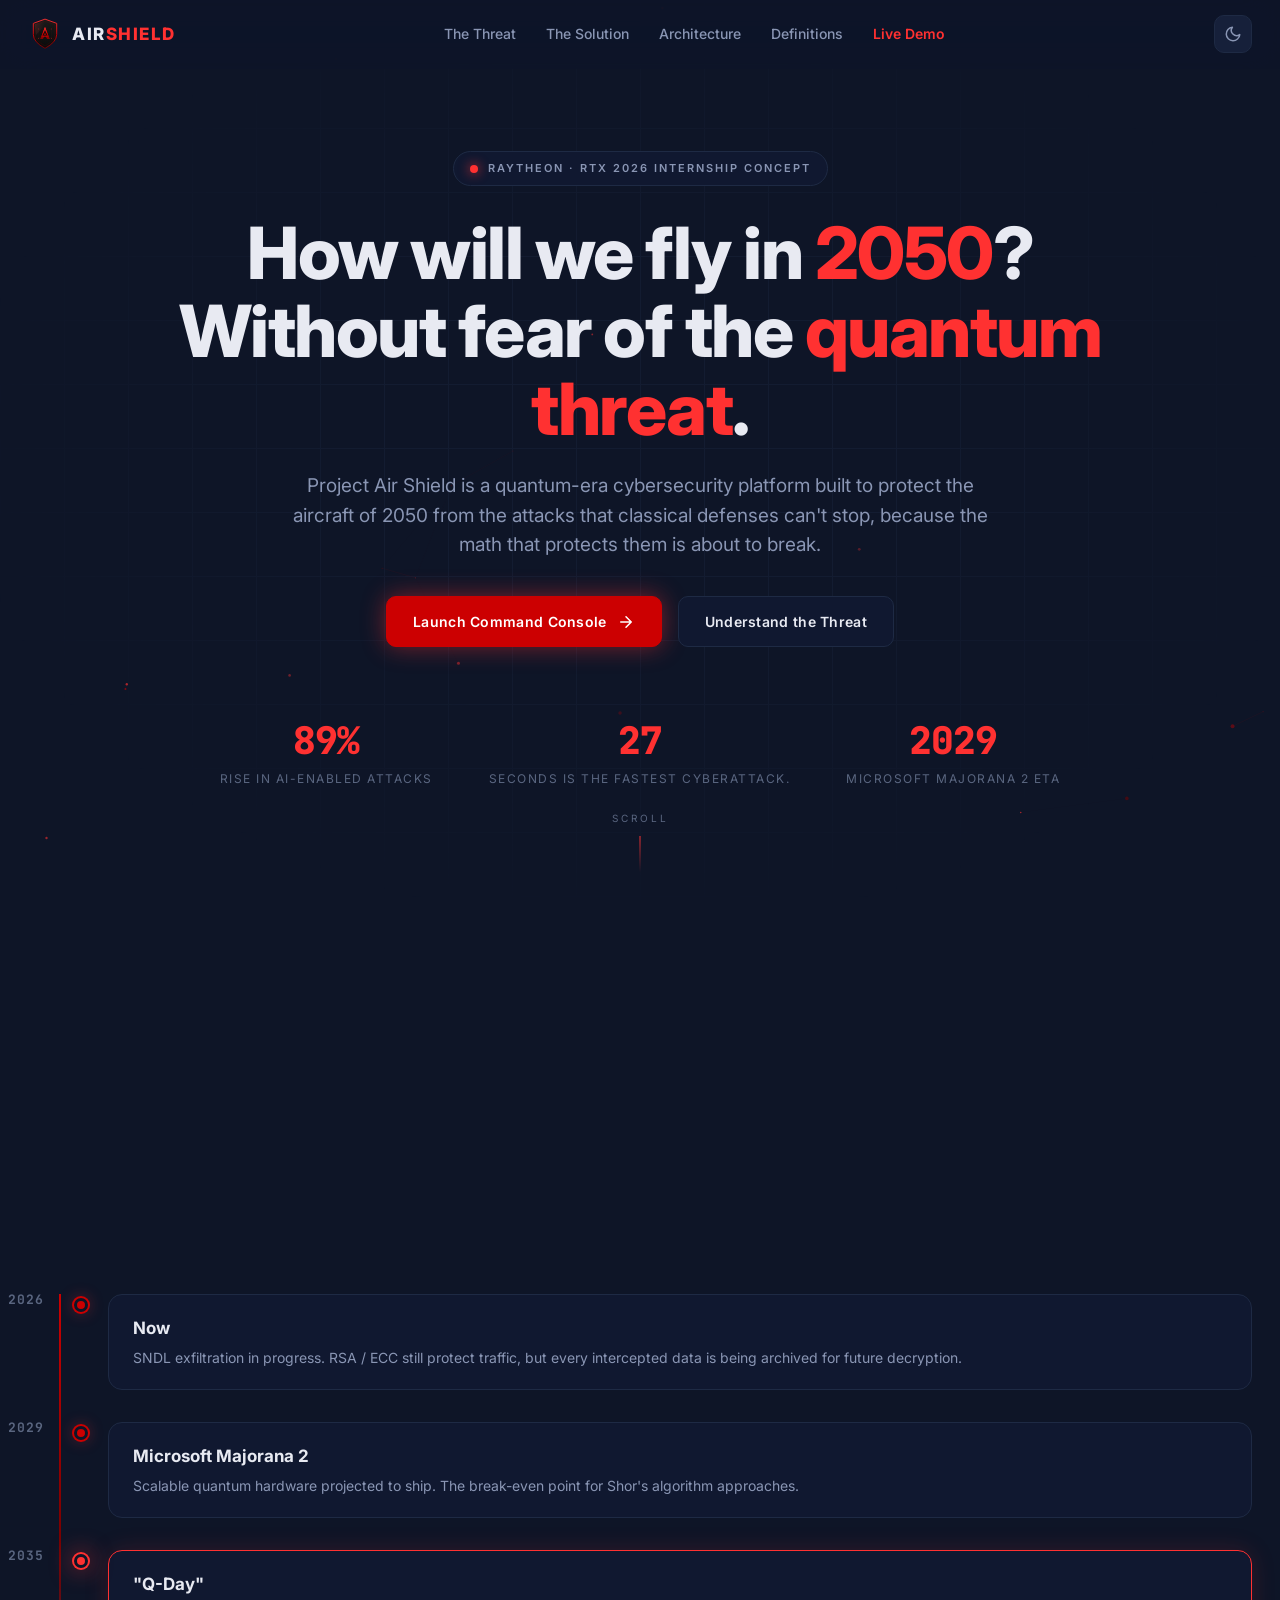
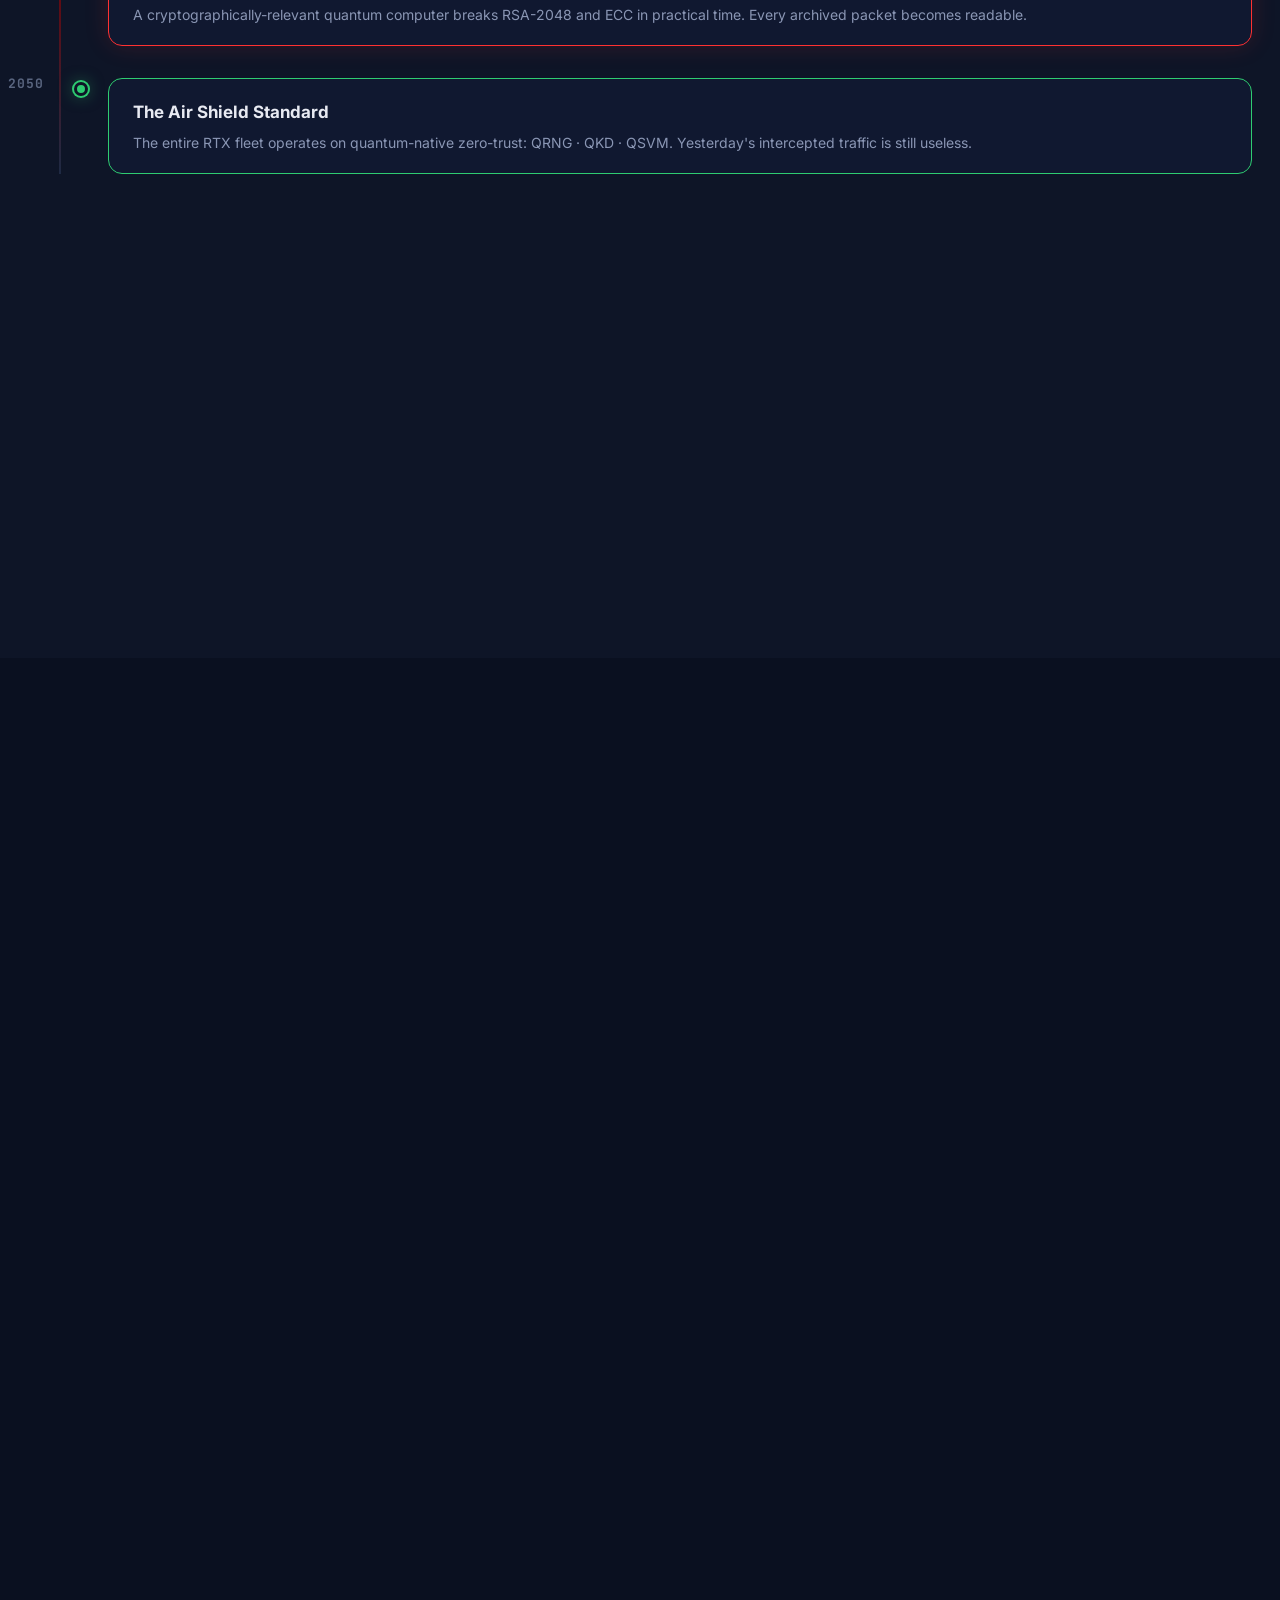
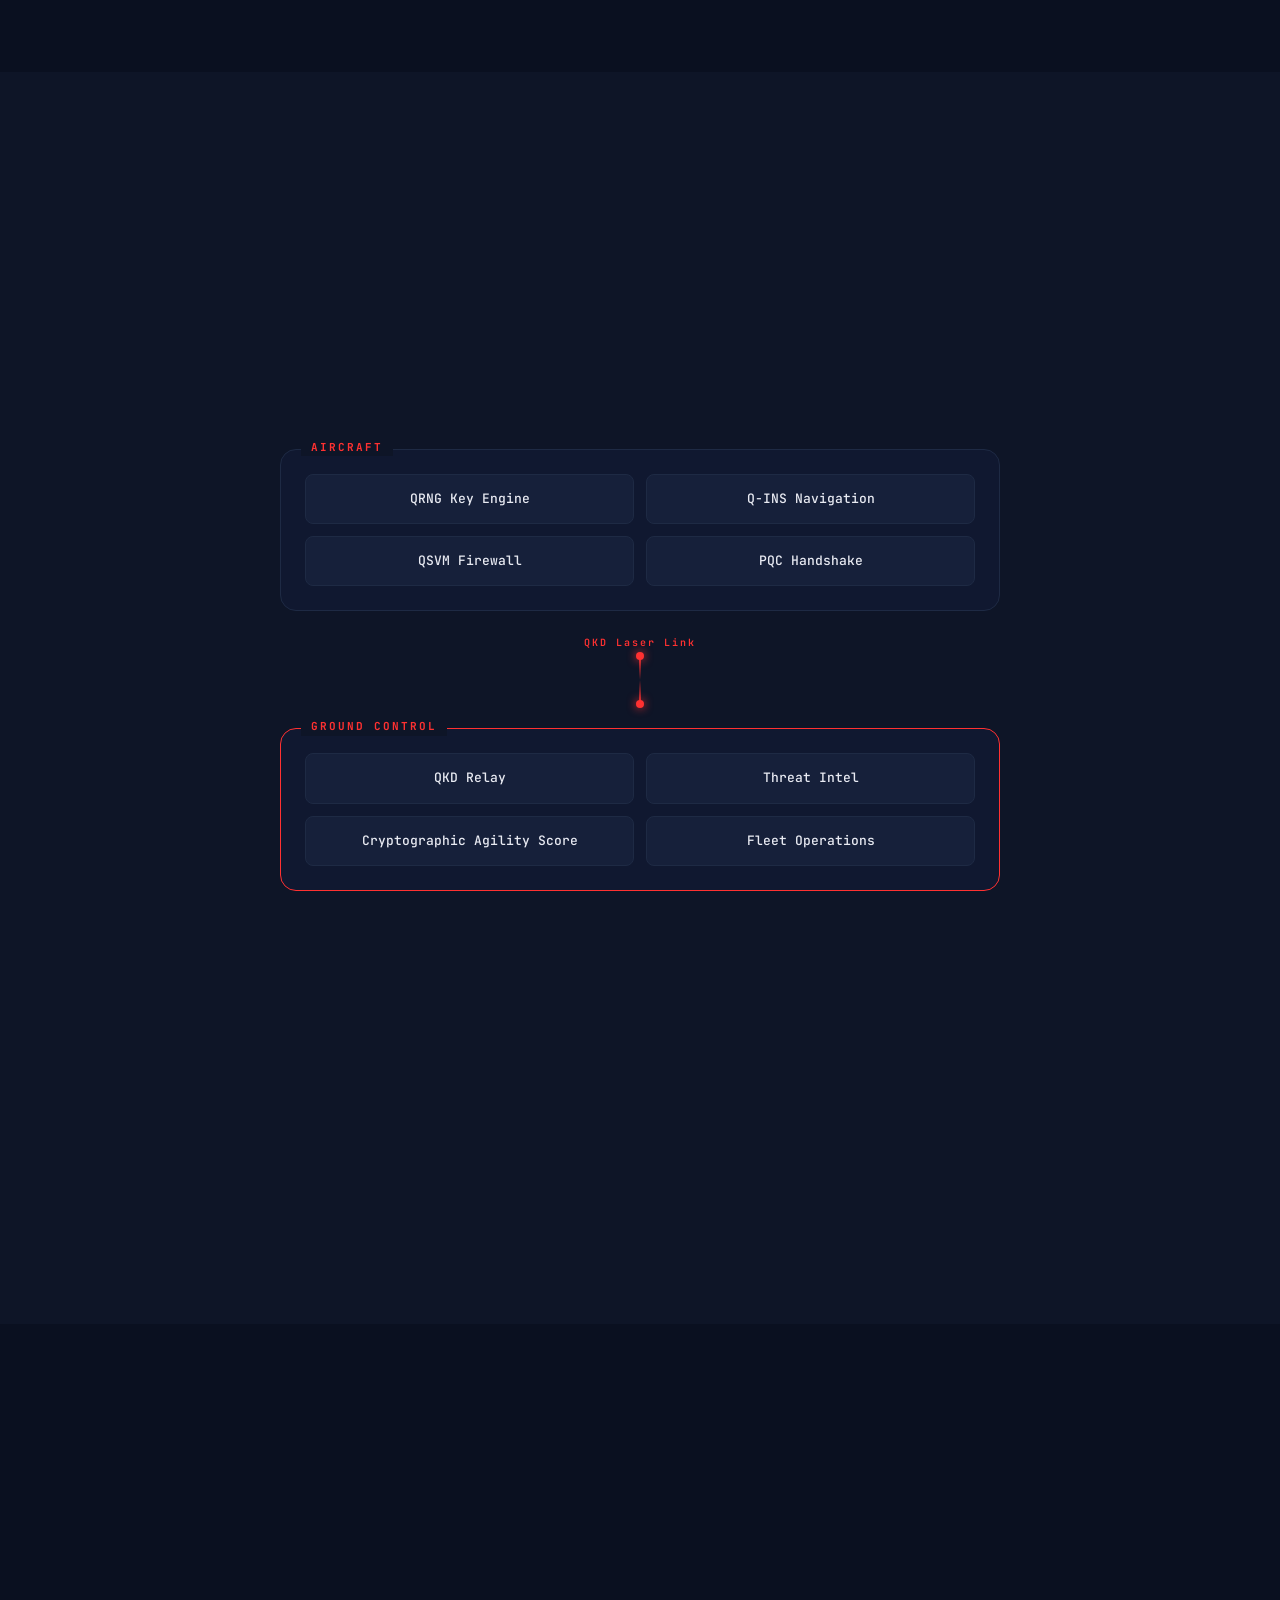
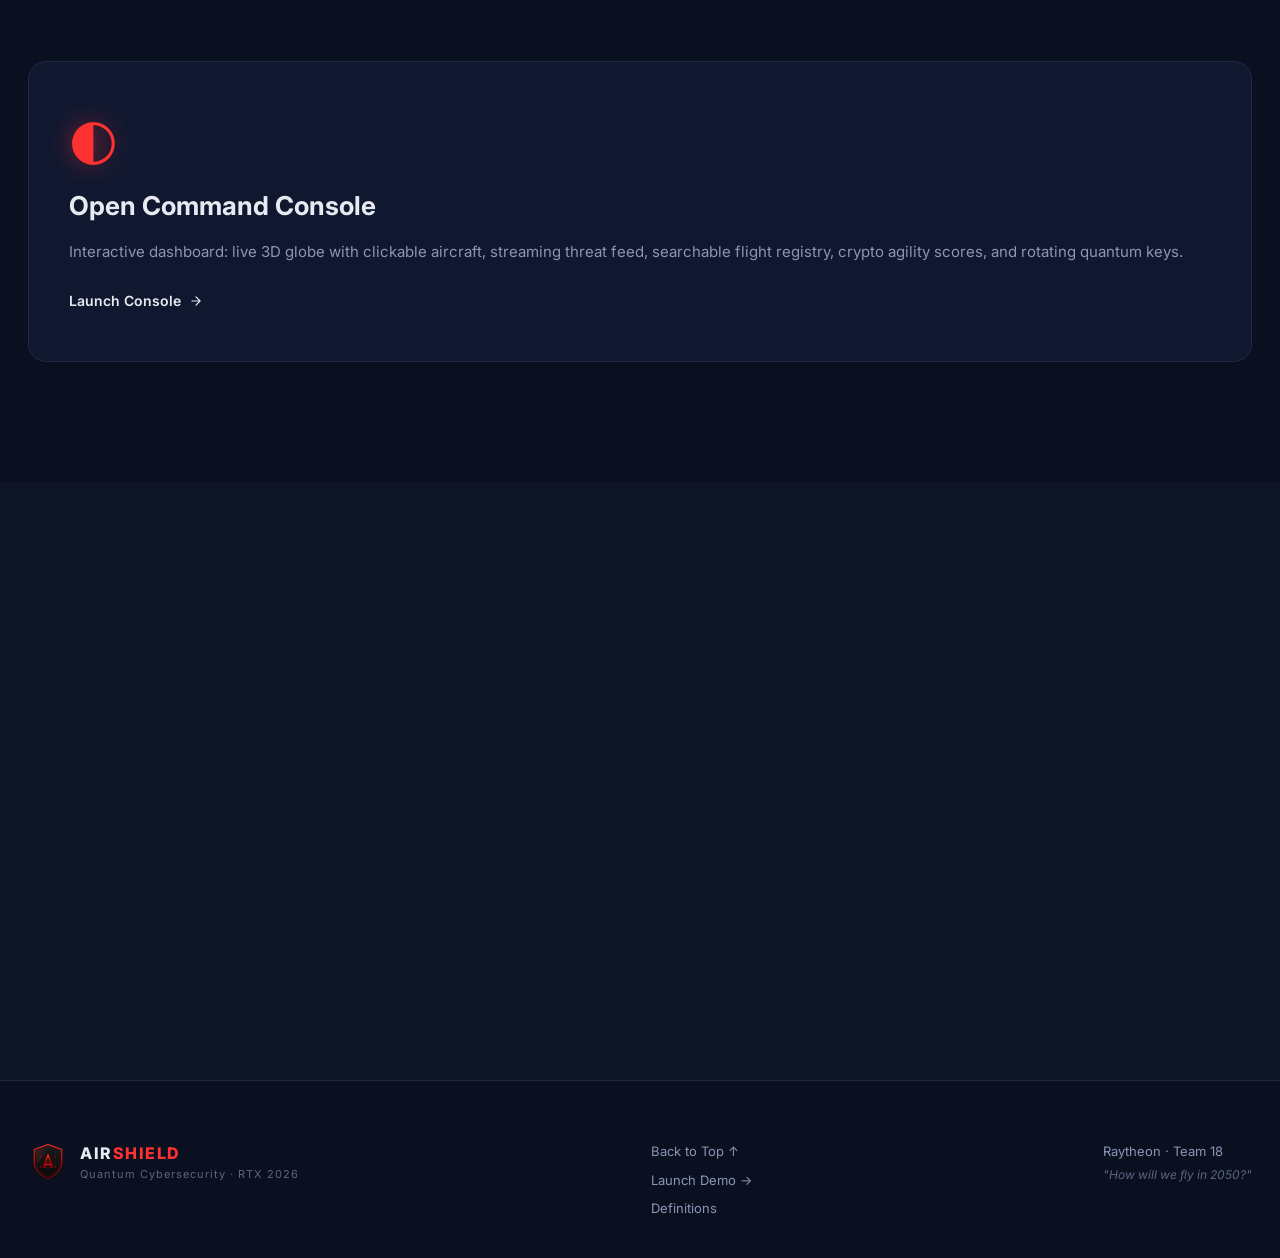
<file: index.html>
<!DOCTYPE html>
<html lang="en" data-theme="dark">
<head>
  <meta charset="UTF-8" />
  <meta name="viewport" content="width=device-width, initial-scale=1.0" />
  <title>Project: AIR SHIELD - Home</title>
  <meta name="description" content="Project Air Shield — A quantum-era cybersecurity platform built to protect the aircraft of 2050 from the attacks that classical defenses can't stop." />
  <!-- Open Graph / iMessage / Social preview -->
  <meta property="og:type" content="website" />
  <meta property="og:title" content="Project: AIR SHIELD" />
  <meta property="og:description" content="Quantum Cybersecurity for the 2050 Skies. Built by Raytheon Team 18 for RTX 2026." />
  <meta property="og:image" content="https://project-airshield.pages.dev/assets/og-image.png" />
  <meta property="og:url" content="https://project-airshield.pages.dev/" />
  <meta property="og:site_name" content="Project: AIR SHIELD" />
  <!-- Twitter Card -->
  <meta name="twitter:card" content="summary_large_image" />
  <meta name="twitter:title" content="Project: AIR SHIELD" />
  <meta name="twitter:description" content="Quantum Cybersecurity for the 2050 Skies. Built by Raytheon Team 18 for RTX 2026." />
  <meta name="twitter:image" content="https://project-airshield.pages.dev/assets/og-image.png" />
  <link rel="icon" type="image/svg+xml" href="assets/logo.svg" />
  <link rel="preconnect" href="https://fonts.googleapis.com" />
  <link rel="preconnect" href="https://fonts.gstatic.com" crossorigin />
  <link href="https://fonts.googleapis.com/css2?family=Inter:wght@300;400;500;600;700;800&family=JetBrains+Mono:wght@400;500;600&display=swap" rel="stylesheet" />
  <link rel="stylesheet" href="css/styles.css" />
</head>
<body>
  <!-- Loading screen -->
  <div class="loader" id="loader">
    <div class="loader-shards">
      <div class="shard s0"></div><div class="shard s1"></div><div class="shard s2"></div>
      <div class="shard s3"></div><div class="shard s4"></div><div class="shard s5"></div>
    </div>
    <div class="loader-text">AIR SHIELD</div>
    <div class="loader-bar"><div class="loader-bar-fill" id="loaderFill"></div></div>
  </div>



  <!-- Scroll progress bar -->
  <div class="scroll-progress" id="scrollProgress"></div>

  <!-- NAV -->
  <header class="nav" id="nav">
    <div class="nav-inner">
      <a href="#top" class="nav-brand">
        <img src="assets/logo.svg" alt="Air Shield" class="nav-logo" />
        <span class="nav-name">AIR<span class="accent">SHIELD</span></span>
      </a>
      <nav class="nav-links" id="navLinks">
        <a href="#threat">The Threat</a>
        <a href="#solution">The Solution</a>
        <a href="#architecture">Architecture</a>
        <a href="definitions.html">Definitions</a>
        <a href="console.html" class="cta-link">Live Demo</a>
      </nav>
      <div class="nav-actions">
        <button class="theme-toggle" id="themeToggle" aria-label="Toggle theme" title="Toggle light / dark">
          <svg class="icon-sun" viewBox="0 0 24 24" width="18" height="18" fill="none" stroke="currentColor" stroke-width="2" stroke-linecap="round" stroke-linejoin="round"><circle cx="12" cy="12" r="4"/><path d="M12 2v2M12 20v2M4.93 4.93l1.41 1.41M17.66 17.66l1.41 1.41M2 12h2M20 12h2M4.93 19.07l1.41-1.41M17.66 6.34l1.41-1.41"/></svg>
          <svg class="icon-moon" viewBox="0 0 24 24" width="18" height="18" fill="none" stroke="currentColor" stroke-width="2" stroke-linecap="round" stroke-linejoin="round"><path d="M21 12.79A9 9 0 1 1 11.21 3 7 7 0 0 0 21 12.79z"/></svg>
        </button>
        <button class="nav-menu" id="navMenu" aria-label="Menu">
          <span></span><span></span><span></span>
        </button>
      </div>
    </div>
  </header>

  <!-- HERO -->
  <section class="hero" id="top">
    <canvas id="heroCanvas" class="hero-canvas"></canvas>
    <div class="hero-grid"></div>
    <div class="hero-content">
      <div class="hero-badge">
        <span class="pulse-dot"></span>
        RAYTHEON · RTX 2026 INTERNSHIP CONCEPT
      </div>
      <h1 class="hero-title">
        How will we fly in <span class="accent">2050</span>?<br />
        Without fear of the <span class="accent">quantum threat</span>.
      </h1>
      <p class="hero-sub">
        Project Air Shield is a quantum-era cybersecurity platform built to protect the aircraft of 2050 from the attacks that classical defenses can't stop, because the math that protects them is about to break.
      </p>
      <div class="hero-actions">
        <a href="console.html" class="btn btn-primary">
          Launch Command Console
          <svg viewBox="0 0 24 24" width="18" height="18" fill="none" stroke="currentColor" stroke-width="2" stroke-linecap="round" stroke-linejoin="round"><path d="M5 12h14M12 5l7 7-7 7"/></svg>
        </a>
        <a href="#threat" class="btn btn-ghost">Understand the Threat</a>
      </div>
      <div class="hero-stats">
        <div class="stat"><div class="stat-num"><span data-count="89">0</span>%</div><div class="stat-label">rise in AI-enabled attacks</div></div>
        <div class="stat"><div class="stat-num" data-count="27">0</div><div class="stat-label">seconds is the fastest Cyberattack.</div></div>
        <div class="stat"><div class="stat-num" data-count="2029">0</div><div class="stat-label">Microsoft Majorana 2 ETA</div></div>
      </div>
    </div>
    <div class="hero-scroll">
      <span>SCROLL</span>
      <div class="scroll-line"></div>
    </div>
  </section>

  <!-- THREAT -->
  <section class="section" id="threat">
    <div class="section-head" data-reveal>
      <div class="section-tag">01 · THE PROBLEM</div>
      <h2>Your encrypted data is <span class="accent">already stolen</span>.</h2>
      <p class="section-lead">
        Right now, Cybercriminals are harvesting data to decrypt in the future when quantum computing technology advances.
      </p>
    </div>
    <div class="timeline">
      <div class="timeline-line"></div>
      <div class="timeline-node">
        <div class="node-year">2026</div>
        <div class="node-dot"></div>
        <div class="node-card"><h4>Now</h4><p>SNDL exfiltration in progress. RSA / ECC still protect traffic, but every intercepted data is being archived for future decryption.</p></div>
      </div>
      <div class="timeline-node">
        <div class="node-year">2029</div>
        <div class="node-dot"></div>
        <div class="node-card"><h4>Microsoft Majorana 2</h4><p>Scalable quantum hardware projected to ship. The break-even point for Shor's algorithm approaches.</p></div>
      </div>
      <div class="timeline-node">
        <div class="node-year">2035</div>
        <div class="node-dot danger"></div>
        <div class="node-card danger"><h4>"Q-Day"</h4><p>A cryptographically-relevant quantum computer breaks RSA-2048 and ECC in practical time. Every archived packet becomes readable.</p></div>
      </div>
      <div class="timeline-node">
        <div class="node-year">2050</div>
        <div class="node-dot shield"></div>
        <div class="node-card shield"><h4>The Air Shield Standard</h4><p>The entire RTX fleet operates on quantum-native zero-trust: QRNG · QKD · QSVM. Yesterday's intercepted traffic is still useless.</p></div>
      </div>
    </div>
    <div class="threat-grid" data-reveal-stagger>
      <div class="threat-card"><div class="threat-icon">⚠</div><h3>Shor's Algorithm</h3><p>Breaks RSA and ECC (the public-key math that protects every modern handshake) once a large enough quantum machine exists.</p></div>
      <div class="threat-card"><div class="threat-icon">↓</div><h3>Grover's Algorithm</h3><p>Weakens symmetric encryption. AES-256 effectively becomes AES-128. Still hard, but no longer "mathematically impossible."</p></div>
      <div class="threat-card"><div class="threat-icon">⌛</div><h3>Harvest Now, Decrypt Later</h3><p>Cybercriminals store encrypted traffic today to decrypt retroactively.</p></div>
      <div class="threat-card"><div class="threat-icon">⚡</div><h3>AI-Accelerated Threats</h3><p>There is a 89% rise in AI-enabled attacks. A record breaking cyberattack happening in just 27 seconds. Quantum GANs will mutate malware faster than classical IDS can signature it.</p></div>
    </div>
  </section>

  <!-- SOLUTION -->
  <section class="section alt" id="solution">
    <div class="section-head" data-reveal>
      <div class="section-tag">02 · THE ANSWER</div>
      <h2>Fight a <span class="accent">quantum threat</span> with a <span class="accent">quantum defense</span>.</h2>
      <p class="section-lead">
        Air Shield is a three-layer Quantum Zero-Trust architecture purpose-built for the aircraft of 2050. Each layer addresses a specific failure mode of classical cybersecurity and together they form a physically unbreakable barrier between a cybercriminal and your flight systems.
      </p>
    </div>
    <div class="layer-stack" data-reveal-stagger>
      <div class="layer">
        <div class="layer-num">L1</div>
        <div class="layer-body">
          <h3>Generation — QRNG</h3>
          <p>Quantum Random Number Generators (QRNG) harvest true, physically-unpredictable randomness from vacuum fluctuations. Even an adversary with infinite computing power cannot reverse-engineer a quantum-generated key because there is no underlying pattern to reverse.</p>
        </div>
      </div>
      <div class="layer">
        <div class="layer-num">L2</div>
        <div class="layer-body">
          <h3>Transport — QKD + PQC</h3>
          <p>Quantum Key Distribution (QKD) delivers keys encoded on single photons across fiber or satellite links. Any interception physically collapses the photon state, destroying the key before any data is sent. PQC (ML-KEM, ML-DSA) authenticates device identities on the classical side.</p>
        </div>
      </div>
      <div class="layer">
        <div class="layer-num">L3</div>
        <div class="layer-body">
          <h3>Defense — QSVM / QML</h3>
          <p>Quantum Support Vector Machines analyze high-dimensional network traffic in real-time, isolating zero-day malware and mutated QGAN attacks long before a classical IDS could flag the anomaly. The only thing that catches a quantum AI is a quantum AI.</p>
        </div>
      </div>
    </div>
  </section>

  <!-- ARCHITECTURE -->
  <section class="section" id="architecture">
    <div class="section-head" data-reveal>
      <div class="section-tag">03 · ARCHITECTURE</div>
      <h2>Inside <span class="accent">Air Shield</span></h2>
      <p class="section-lead">A retrofit-ready module that brings legacy avionics up to a quantum-native security posture without replacing the aircraft.</p>
    </div>
    <div class="arch-diagram">
      <div class="arch-plane">
        <div class="arch-label">AIRCRAFT</div>
        <div class="arch-modules">
          <div class="module">QRNG Key Engine</div>
          <div class="module">Q-INS Navigation</div>
          <div class="module">QSVM Firewall</div>
          <div class="module">PQC Handshake</div>
        </div>
      </div>
      <div class="arch-link">
        <div class="arch-link-label">QKD Laser Link</div>
        <div class="arch-link-line"></div>
      </div>
      <div class="arch-plane ground">
        <div class="arch-label">GROUND CONTROL</div>
        <div class="arch-modules">
          <div class="module">QKD Relay</div>
          <div class="module">Threat Intel</div>
          <div class="module">Cryptographic Agility Score</div>
          <div class="module">Fleet Operations</div>
        </div>
      </div>
    </div>
    <div class="arch-features" data-reveal-stagger>
      <div class="feat"><h4>Cold-Atom Navigation</h4><p>Quantum inertial sensors measure acceleration with atomic precision. Aircraft navigate globally for months without GPS, neutralizing spoofing and jamming forever.</p></div>
      <div class="feat"><h4>Tamper-Evident Flight Log</h4><p>Every flight data record is committed via QKD to ground as it happens. Any post-hoc tampering with the black box physically breaks the quantum hash</p></div>
      <div class="feat"><h4>Cryptographic Agility Score</h4><p>A live 0–100 metric showing how quantum-ready each aircraft's crypto stack is. Executives get a single number to track fleet readiness across the entire RTX portfolio.</p></div>
      <div class="feat"><h4>Retrofit, Don't Replace</h4><p>Air Shield drops in as a module. Thousands of fielded aircraft upgrade to PQC + QKD without scrapping their existing avionics suite. That's a product RTX can actually sell.</p></div>
    </div>
  </section>

  <!-- DEMO CTA -->
  <section class="section alt" id="dashboard">
    <div class="section-head" data-reveal>
      <div class="section-tag">04 · LIVE DEMO</div>
      <h2>Air Shield <span class="accent">Command Console</span></h2>
      <p class="section-lead">
        A live, interactive simulation of the Air Shield operator interface, the same view a ground controller or SOC analyst would monitor in 2050.
      </p>
    </div>
    <div class="demo-cta">
      <a href="console.html" class="demo-card">
        <div class="demo-card-glow"></div>
        <div class="demo-card-content">
          <div class="demo-icon">◐</div>
          <h3>Open Command Console</h3>
          <p>Interactive dashboard: live 3D globe with clickable aircraft, streaming threat feed, searchable flight registry, crypto agility scores, and rotating quantum keys.</p>
          <span class="demo-link">Launch Console
            <svg viewBox="0 0 24 24" width="14" height="14" fill="none" stroke="currentColor" stroke-width="2" stroke-linecap="round" stroke-linejoin="round"><path d="M5 12h14M12 5l7 7-7 7"/></svg>
          </span>
        </div>
      </a>
    </div>
  </section>

  <!-- ROADMAP -->
  <section class="section" id="roadmap">
    <div class="section-head" data-reveal>
      <div class="section-tag">05 · ROADMAP</div>
      <h2>From <span class="accent">2026</span> to <span class="accent">2050</span></h2>
    </div>
    <div class="roadmap" data-reveal-stagger>
      <div class="road-item"><div class="road-year">2026</div><h4>Concept &amp; Prototype</h4><p>PQC migration inventory. ML-KEM / ML-DSA pilots. SNDL advisory published. Air Shield architecture drafted.</p></div>
      <div class="road-item"><div class="road-year">2029</div><h4>Hardware Anchor</h4><p>Microsoft Majorana 2 ships. First QKD satellite-to-aircraft links. Air Shield retrofit module fielded on RTX platforms.</p></div>
      <div class="road-item"><div class="road-year">2035</div><h4>Q-Day Preparedness</h4><p>Fleet-wide PQC migration complete. QSVM firewalls standard. Cold-atom nav deployed on all new airframes.</p></div>
      <div class="road-item"><div class="road-year">2050</div><h4>Quantum-Native Skies</h4><p>Air Shield is the default. Tamper-evident logs, quantum navigation, QSVM defense, the new standard for flight security.</p></div>
    </div>
  </section>

  <!-- FOOTER -->
  <footer class="footer">
    <div class="footer-inner">
      <div class="footer-brand">
        <img src="assets/logo.svg" alt="" class="footer-logo" />
        <div>
          <div class="footer-name">AIR<span class="accent">SHIELD</span></div>
          <div class="footer-tag">Quantum Cybersecurity · RTX 2026</div>
        </div>
      </div>
      <div class="footer-nav">
        <a href="#top">Back to Top ↑</a>
        <a href="console.html">Launch Demo →</a>
        <a href="definitions.html">Definitions</a>
      </div>
      <div class="footer-meta">
        <div>Raytheon · Team 18</div>
        <div>"How will we fly in 2050?"</div>
      </div>
    </div>
  </footer>

  <script src="js/app.js"></script>
  <script>
    // Right-click context menu for technical terms → definitions page
    const TECH_TERMS = [
      'SNDL', 'Store Now Decrypt Later', 'Harvest Now Decrypt Later', 'HNDL',
      "Shor's Algorithm", "Shor's", 'Grover\'s Algorithm', 'Grover\'s',
      'Q-Day', 'QRNG', 'Quantum Random Number Generator',
      'QKD', 'Quantum Key Distribution', 'No-Cloning Theorem',
      'QSVM', 'Quantum Support Vector Machine', 'QGAN', 'Quantum Generative Adversarial Network',
      'PQC', 'Post-Quantum Cryptography', 'ML-KEM', 'ML-DSA',
      'FIPS 203', 'FIPS 204', 'RSA', 'ECC', 'AES', 'TLS',
      'Crypto Agility', 'GPS Spoofing', 'Q-INS', 'Zero Trust',
      'CyberDAMS', 'CRQC', 'Quantum Supremacy',
      'Tamper-Evident Log', 'cryptographically relevant',
    ];

    // Build a context menu
    let contextMenu = null;
    function createContextMenu(x, y, term) {
      if (contextMenu) contextMenu.remove();
      contextMenu = document.createElement('div');
      contextMenu.style.cssText = `position:fixed;top:${y}px;left:${x}px;background:var(--panel);border:1px solid var(--accent);border-radius:8px;padding:8px 0;z-index:9999;box-shadow:0 8px 24px rgba(0,0,0,0.5);min-width:180px;`;
      const item = document.createElement('a');
      item.href = 'definitions.html#' + encodeURIComponent(term);
      item.style.cssText = 'display:flex;align-items:center;gap:8px;padding:8px 16px;color:var(--text);font-size:13px;text-decoration:none;cursor:pointer;';
      item.innerHTML = `<svg viewBox="0 0 24 24" width="14" height="14" fill="none" stroke="currentColor" stroke-width="2"><path d="M4 19.5A2.5 2.5 0 0 1 6.5 17H20"/><path d="M6.5 2H20v20H6.5A2.5 2.5 0 0 1 4 19.5v-15A2.5 2.5 0 0 1 6.5 2z"/></svg> Define: <strong style="color:var(--accent)">${term}</strong>`;
      item.addEventListener('mouseenter', () => item.style.background = 'var(--accent-soft)');
      item.addEventListener('mouseleave', () => item.style.background = '');
      contextMenu.appendChild(item);
      document.body.appendChild(contextMenu);
      // Close on click elsewhere
      setTimeout(() => {
        document.addEventListener('click', function close(e) {
          if (contextMenu && !contextMenu.contains(e.target)) {
            contextMenu.remove();
            contextMenu = null;
          }
          document.removeEventListener('click', close);
        });
      }, 10);
    }

    document.addEventListener('contextmenu', (e) => {
      const selection = window.getSelection().toString().trim();
      if (!selection) return;
      // Check if selected text matches a known term
      const matched = TECH_TERMS.find(t => selection.toLowerCase().includes(t.toLowerCase()) || t.toLowerCase().includes(selection.toLowerCase()));
      if (matched) {
        e.preventDefault();
        createContextMenu(e.clientX, e.clientY, matched);
      }
    });
  </script>
</body>
</html>
</file>
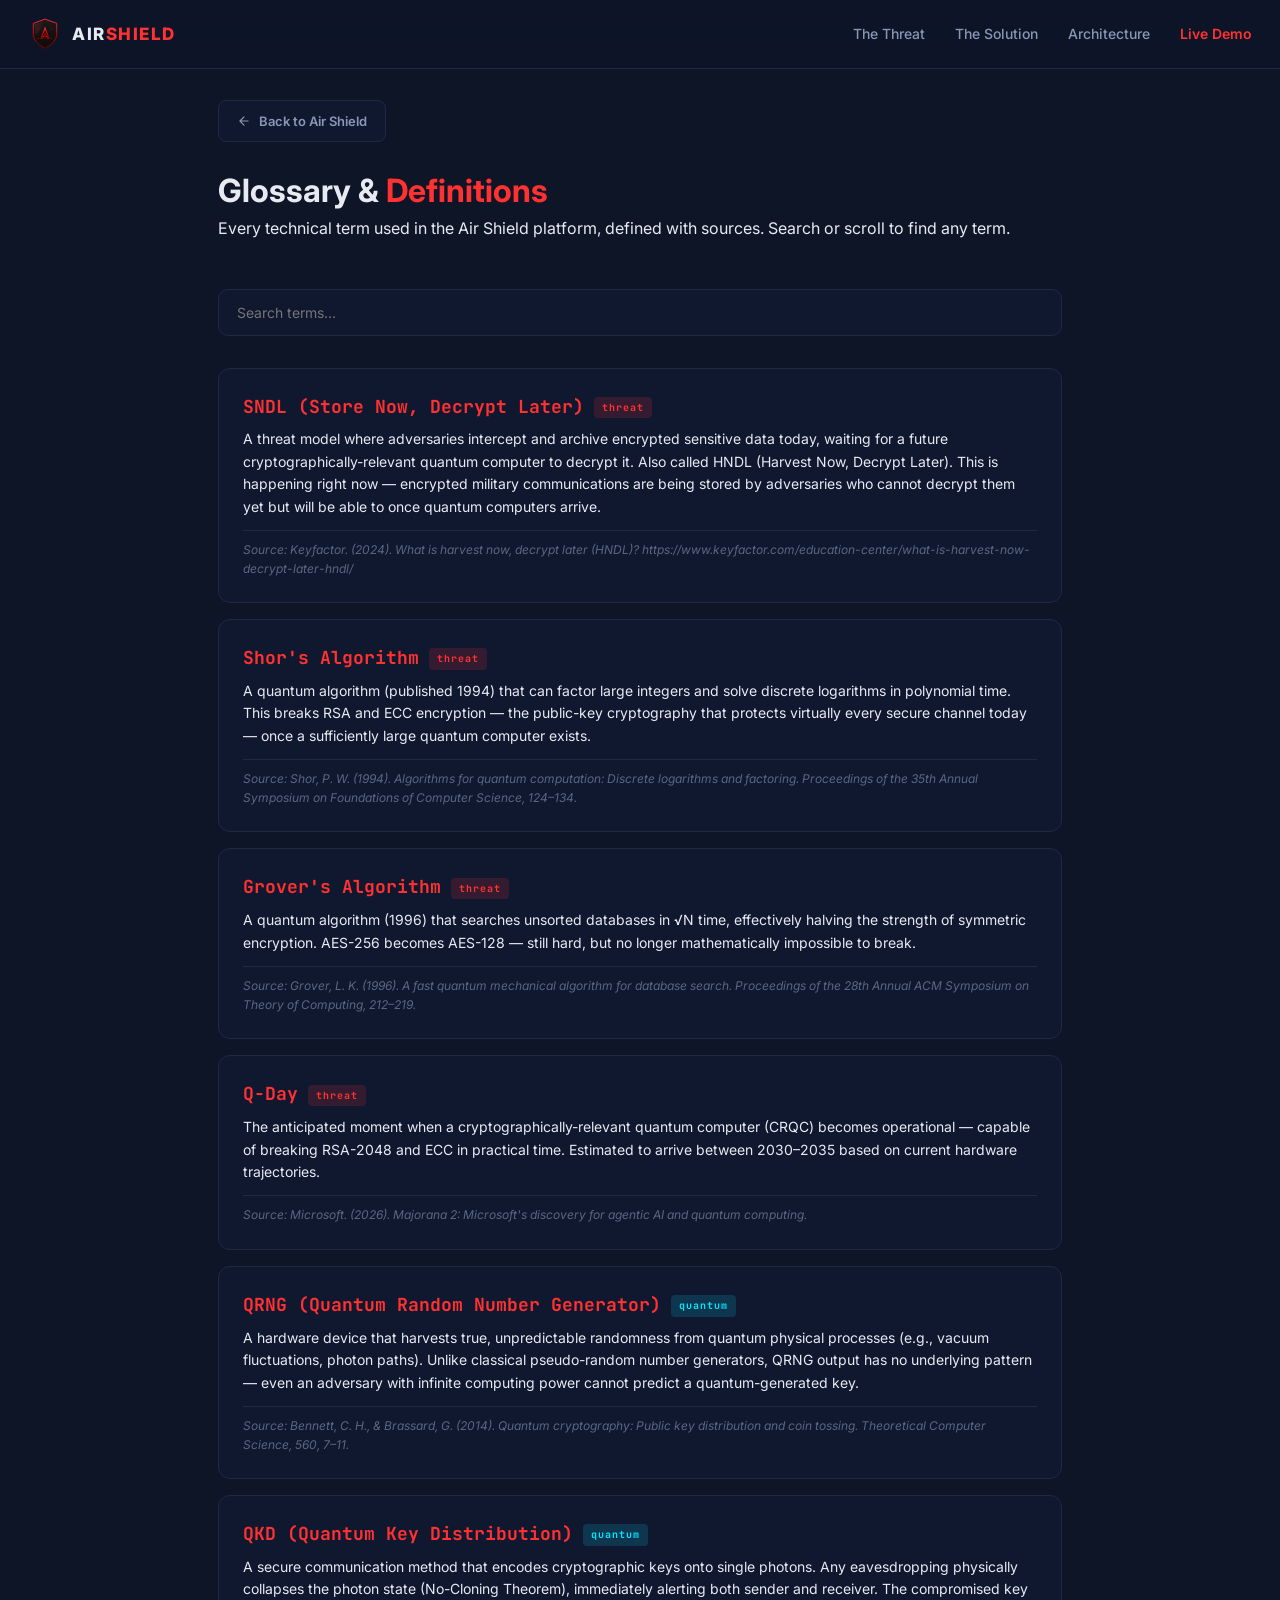
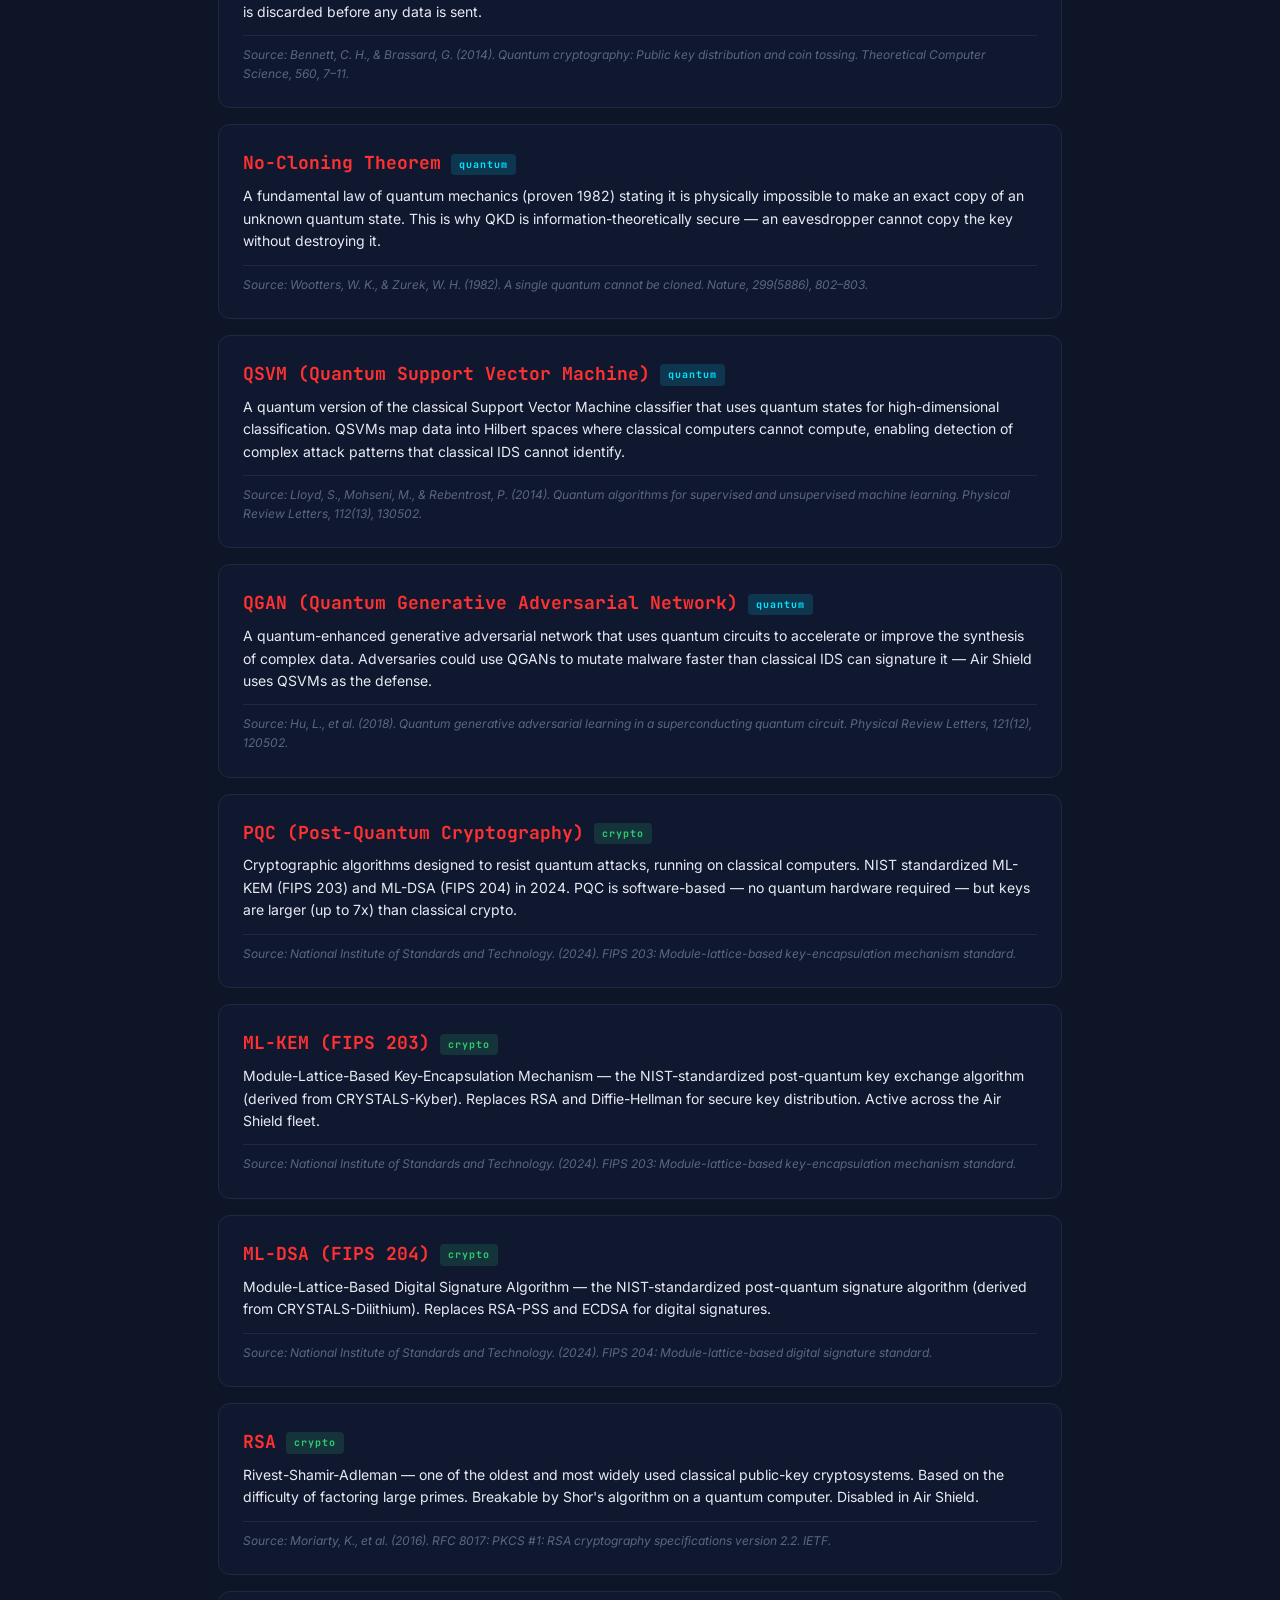
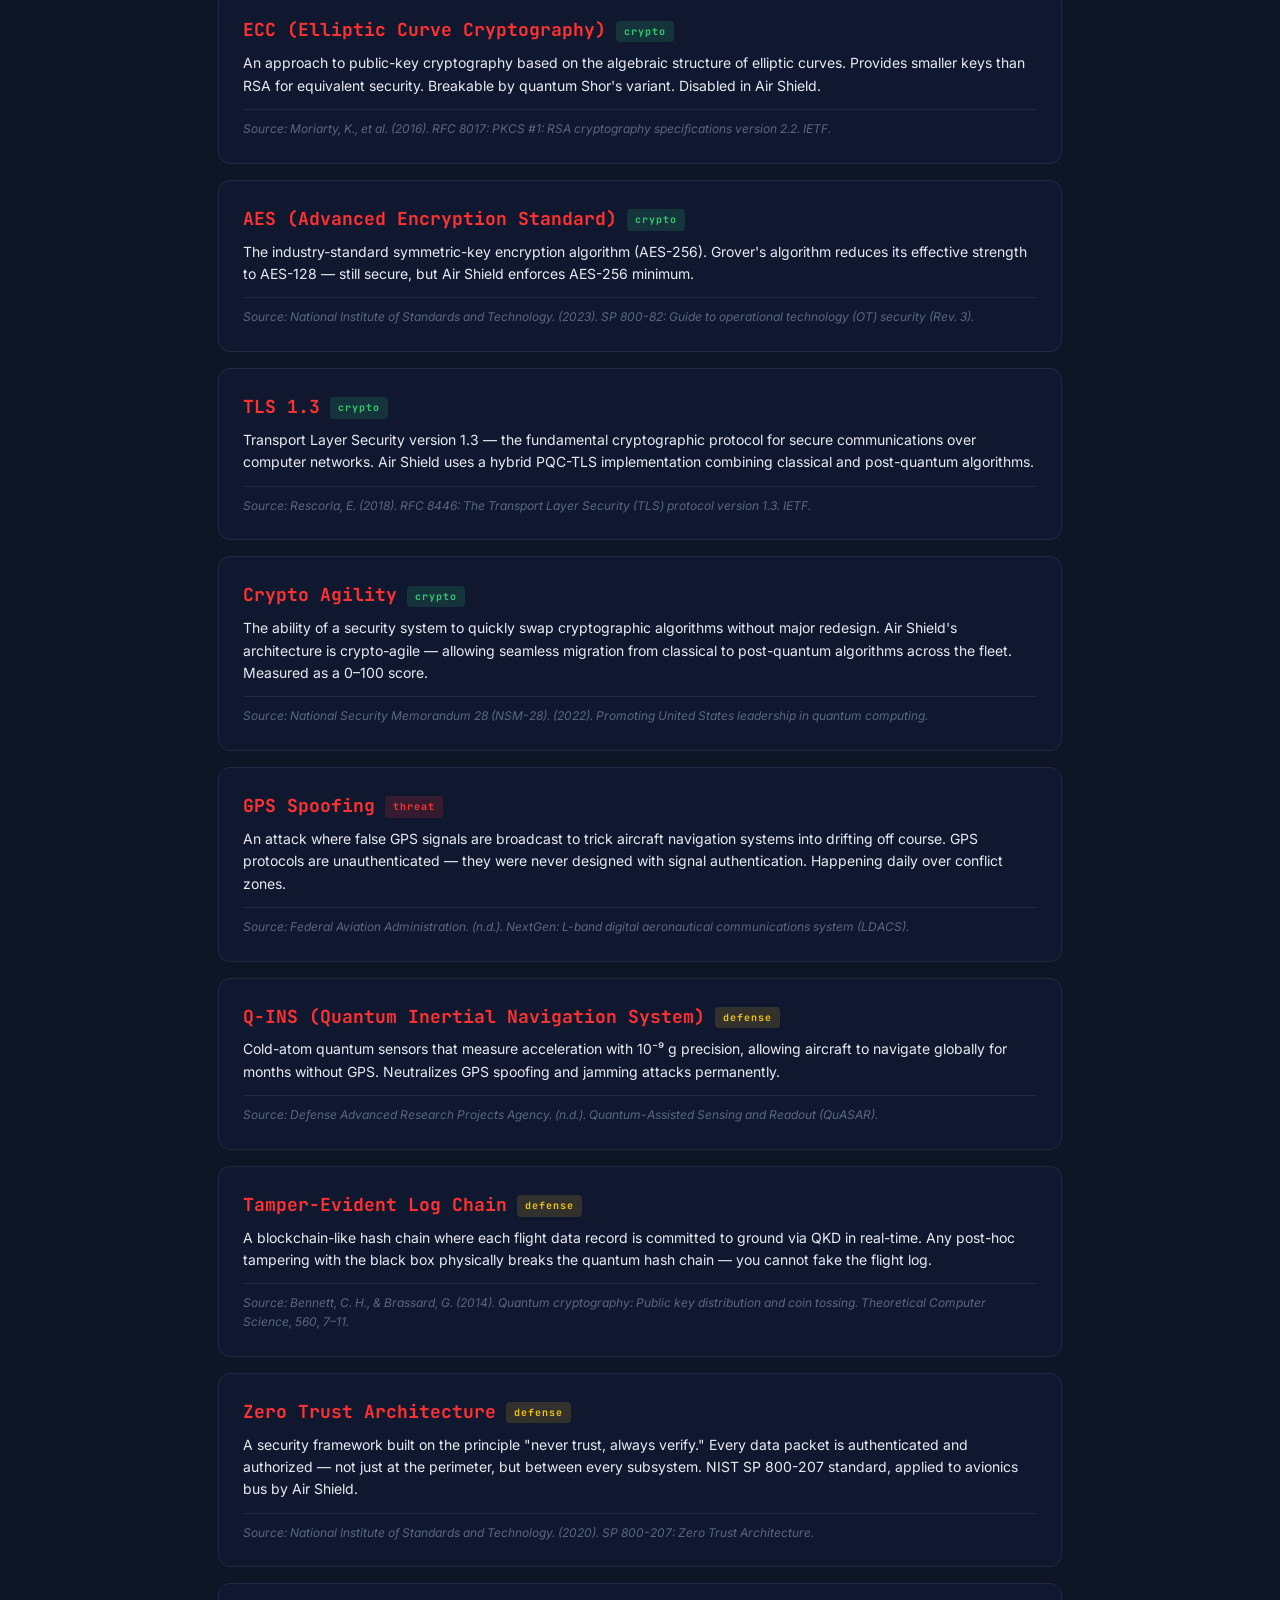
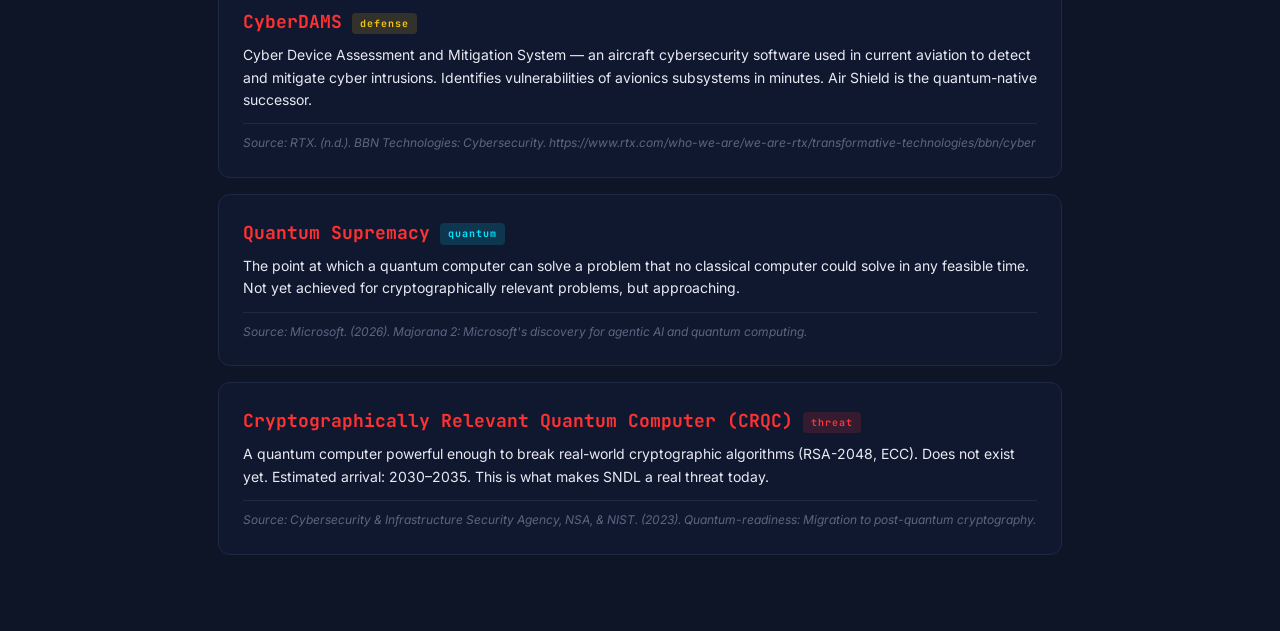
<file: definitions.html>
<!DOCTYPE html>
<html lang="en" data-theme="dark">
<head>
  <meta charset="UTF-8" />
  <meta name="viewport" content="width=device-width, initial-scale=1.0" />
  <title>Project: AIR SHIELD - Definitions</title>
  <meta property="og:type" content="website" />
  <meta property="og:title" content="Project: AIR SHIELD - Definitions" />
  <meta property="og:description" content="Glossary of quantum cybersecurity terms used in Air Shield, with APA-cited sources." />
  <meta property="og:image" content="https://project-airshield.pages.dev/assets/og-image.png" />
  <meta property="og:url" content="https://project-airshield.pages.dev/definitions.html" />
  <meta property="og:site_name" content="Project: AIR SHIELD" />
  <link rel="icon" type="image/svg+xml" href="assets/logo.svg" />
  <link rel="preconnect" href="https://fonts.googleapis.com" />
  <link href="https://fonts.googleapis.com/css2?family=Inter:wght@300;400;500;600;700;800&family=JetBrains+Mono:wght@400;500;600&display=swap" rel="stylesheet" />
  <link rel="stylesheet" href="css/styles.css" />
  <style>
    body { overflow-y: auto; }
    body:not(.console-body) { cursor: none; }
    body:not(.console-body) * { cursor: none !important; }
    .defs-page { max-width: 900px; margin: 0 auto; padding: 100px 28px 60px; animation: pageFadeIn 0.6s ease; }
    @keyframes pageFadeIn { from { opacity: 0; transform: translateY(20px); } to { opacity: 1; transform: translateY(0); } }
    .defs-head { margin-bottom: 48px; animation: defsFadeUp 0.6s 0.1s ease backwards; }
    @keyframes defsFadeUp { from { opacity: 0; transform: translateY(20px); } to { opacity: 1; transform: translateY(0); } }
    .defs-search { margin-bottom: 32px; animation: defsFadeUp 0.6s 0.2s ease backwards; }
    .def-item { background: var(--panel); border: 1px solid var(--border); border-radius: 12px; padding: 24px; margin-bottom: 16px; transition: all 0.2s; animation: defItemAppear 0.5s ease backwards; }
    @keyframes defItemAppear { from { opacity: 0; transform: translateY(15px); } to { opacity: 1; transform: translateY(0); } }
    .defs-search { margin-bottom: 32px; }
    .defs-search input { width: 100%; padding: 14px 18px; background: var(--panel); border: 1px solid var(--border); border-radius: 10px; color: var(--text); font-size: 14px; font-family: 'Inter', sans-serif; }
    .defs-search input:focus { outline: none; border-color: var(--accent); }
    .def-item { background: var(--panel); border: 1px solid var(--border); border-radius: 12px; padding: 24px; margin-bottom: 16px; transition: all 0.2s; }
    .def-item:hover { border-color: var(--accent); }
    .def-term { font-size: 18px; font-weight: 700; color: var(--accent); margin-bottom: 8px; font-family: 'JetBrains Mono', monospace; }
    .def-def { font-size: 14px; color: var(--text); line-height: 1.6; margin-bottom: 12px; }
    .def-source { font-size: 12px; color: var(--text-faint); font-style: italic; padding-top: 10px; border-top: 1px solid var(--border); }
    .def-cat { display: inline-block; font-size: 10px; letter-spacing: 1px; padding: 3px 8px; border-radius: 4px; margin-left: 10px; font-family: 'JetBrains Mono', monospace; vertical-align: middle; }
    .def-cat.threat { background: rgba(255,49,49,0.15); color: var(--red-bright); }
    .def-cat.quantum { background: rgba(0,229,255,0.15); color: #00E5FF; }
    .def-cat.crypto { background: rgba(46,204,113,0.15); color: var(--ok); }
    .def-cat.defense { background: rgba(241,196,15,0.15); color: var(--warn); }
    .back-link { display: inline-flex; align-items: center; gap: 8px; padding: 10px 18px; background: var(--panel); border: 1px solid var(--border); border-radius: 8px; color: var(--text-dim); font-size: 13px; font-weight: 600; margin-bottom: 24px; transition: all 0.2s; text-decoration: none; }
    .back-link:hover { color: var(--accent); border-color: var(--accent); }
    .defs-empty { text-align: center; color: var(--text-faint); padding: 40px; }
  </style>
</head>
<body>

  <header class="nav">
    <div class="nav-inner">
      <a href="index.html" class="nav-brand">
        <img src="assets/logo.svg" alt="Air Shield" class="nav-logo" />
        <span class="nav-name">AIR<span class="accent">SHIELD</span></span>
      </a>
      <nav class="nav-links">
        <a href="index.html#threat">The Threat</a>
        <a href="index.html#solution">The Solution</a>
        <a href="index.html#architecture">Architecture</a>
        <a href="console.html" class="cta-link">Live Demo</a>
      </nav>
    </div>
  </header>

  <div class="defs-page">
    <a href="index.html" class="back-link">
      <svg viewBox="0 0 24 24" width="14" height="14" fill="none" stroke="currentColor" stroke-width="2" stroke-linecap="round" stroke-linejoin="round"><path d="M19 12H5M12 19l-7-7 7-7"/></svg>
      Back to Air Shield
    </a>
    <div class="defs-head">
      <h1>Glossary & <span class="accent">Definitions</span></h1>
      <p>Every technical term used in the Air Shield platform, defined with sources. Search or scroll to find any term.</p>
    </div>
    <div class="defs-search">
      <input type="text" id="defsSearch" placeholder="Search terms…" />
    </div>
    <div id="defsList"></div>
  </div>

  <script>
    const DEFINITIONS = [
      { term: 'SNDL (Store Now, Decrypt Later)', cat: 'threat', def: 'A threat model where adversaries intercept and archive encrypted sensitive data today, waiting for a future cryptographically-relevant quantum computer to decrypt it. Also called HNDL (Harvest Now, Decrypt Later). This is happening right now — encrypted military communications are being stored by adversaries who cannot decrypt them yet but will be able to once quantum computers arrive.', source: 'Keyfactor. (2024). What is harvest now, decrypt later (HNDL)? https://www.keyfactor.com/education-center/what-is-harvest-now-decrypt-later-hndl/' },
      { term: 'Shor\'s Algorithm', cat: 'threat', def: 'A quantum algorithm (published 1994) that can factor large integers and solve discrete logarithms in polynomial time. This breaks RSA and ECC encryption — the public-key cryptography that protects virtually every secure channel today — once a sufficiently large quantum computer exists.', source: 'Shor, P. W. (1994). Algorithms for quantum computation: Discrete logarithms and factoring. Proceedings of the 35th Annual Symposium on Foundations of Computer Science, 124–134.' },
      { term: 'Grover\'s Algorithm', cat: 'threat', def: 'A quantum algorithm (1996) that searches unsorted databases in √N time, effectively halving the strength of symmetric encryption. AES-256 becomes AES-128 — still hard, but no longer mathematically impossible to break.', source: 'Grover, L. K. (1996). A fast quantum mechanical algorithm for database search. Proceedings of the 28th Annual ACM Symposium on Theory of Computing, 212–219.' },
      { term: 'Q-Day', cat: 'threat', def: 'The anticipated moment when a cryptographically-relevant quantum computer (CRQC) becomes operational — capable of breaking RSA-2048 and ECC in practical time. Estimated to arrive between 2030–2035 based on current hardware trajectories.', source: 'Microsoft. (2026). Majorana 2: Microsoft\'s discovery for agentic AI and quantum computing.' },
      { term: 'QRNG (Quantum Random Number Generator)', cat: 'quantum', def: 'A hardware device that harvests true, unpredictable randomness from quantum physical processes (e.g., vacuum fluctuations, photon paths). Unlike classical pseudo-random number generators, QRNG output has no underlying pattern — even an adversary with infinite computing power cannot predict a quantum-generated key.', source: 'Bennett, C. H., & Brassard, G. (2014). Quantum cryptography: Public key distribution and coin tossing. Theoretical Computer Science, 560, 7–11.' },
      { term: 'QKD (Quantum Key Distribution)', cat: 'quantum', def: 'A secure communication method that encodes cryptographic keys onto single photons. Any eavesdropping physically collapses the photon state (No-Cloning Theorem), immediately alerting both sender and receiver. The compromised key is discarded before any data is sent.', source: 'Bennett, C. H., & Brassard, G. (2014). Quantum cryptography: Public key distribution and coin tossing. Theoretical Computer Science, 560, 7–11.' },
      { term: 'No-Cloning Theorem', cat: 'quantum', def: 'A fundamental law of quantum mechanics (proven 1982) stating it is physically impossible to make an exact copy of an unknown quantum state. This is why QKD is information-theoretically secure — an eavesdropper cannot copy the key without destroying it.', source: 'Wootters, W. K., & Zurek, W. H. (1982). A single quantum cannot be cloned. Nature, 299(5886), 802–803.' },
      { term: 'QSVM (Quantum Support Vector Machine)', cat: 'quantum', def: 'A quantum version of the classical Support Vector Machine classifier that uses quantum states for high-dimensional classification. QSVMs map data into Hilbert spaces where classical computers cannot compute, enabling detection of complex attack patterns that classical IDS cannot identify.', source: 'Lloyd, S., Mohseni, M., & Rebentrost, P. (2014). Quantum algorithms for supervised and unsupervised machine learning. Physical Review Letters, 112(13), 130502.' },
      { term: 'QGAN (Quantum Generative Adversarial Network)', cat: 'quantum', def: 'A quantum-enhanced generative adversarial network that uses quantum circuits to accelerate or improve the synthesis of complex data. Adversaries could use QGANs to mutate malware faster than classical IDS can signature it — Air Shield uses QSVMs as the defense.', source: 'Hu, L., et al. (2018). Quantum generative adversarial learning in a superconducting quantum circuit. Physical Review Letters, 121(12), 120502.' },
      { term: 'PQC (Post-Quantum Cryptography)', cat: 'crypto', def: 'Cryptographic algorithms designed to resist quantum attacks, running on classical computers. NIST standardized ML-KEM (FIPS 203) and ML-DSA (FIPS 204) in 2024. PQC is software-based — no quantum hardware required — but keys are larger (up to 7x) than classical crypto.', source: 'National Institute of Standards and Technology. (2024). FIPS 203: Module-lattice-based key-encapsulation mechanism standard.' },
      { term: 'ML-KEM (FIPS 203)', cat: 'crypto', def: 'Module-Lattice-Based Key-Encapsulation Mechanism — the NIST-standardized post-quantum key exchange algorithm (derived from CRYSTALS-Kyber). Replaces RSA and Diffie-Hellman for secure key distribution. Active across the Air Shield fleet.', source: 'National Institute of Standards and Technology. (2024). FIPS 203: Module-lattice-based key-encapsulation mechanism standard.' },
      { term: 'ML-DSA (FIPS 204)', cat: 'crypto', def: 'Module-Lattice-Based Digital Signature Algorithm — the NIST-standardized post-quantum signature algorithm (derived from CRYSTALS-Dilithium). Replaces RSA-PSS and ECDSA for digital signatures.', source: 'National Institute of Standards and Technology. (2024). FIPS 204: Module-lattice-based digital signature standard.' },
      { term: 'RSA', cat: 'crypto', def: 'Rivest-Shamir-Adleman — one of the oldest and most widely used classical public-key cryptosystems. Based on the difficulty of factoring large primes. Breakable by Shor\'s algorithm on a quantum computer. Disabled in Air Shield.', source: 'Moriarty, K., et al. (2016). RFC 8017: PKCS #1: RSA cryptography specifications version 2.2. IETF.' },
      { term: 'ECC (Elliptic Curve Cryptography)', cat: 'crypto', def: 'An approach to public-key cryptography based on the algebraic structure of elliptic curves. Provides smaller keys than RSA for equivalent security. Breakable by quantum Shor\'s variant. Disabled in Air Shield.', source: 'Moriarty, K., et al. (2016). RFC 8017: PKCS #1: RSA cryptography specifications version 2.2. IETF.' },
      { term: 'AES (Advanced Encryption Standard)', cat: 'crypto', def: 'The industry-standard symmetric-key encryption algorithm (AES-256). Grover\'s algorithm reduces its effective strength to AES-128 — still secure, but Air Shield enforces AES-256 minimum.', source: 'National Institute of Standards and Technology. (2023). SP 800-82: Guide to operational technology (OT) security (Rev. 3).' },
      { term: 'TLS 1.3', cat: 'crypto', def: 'Transport Layer Security version 1.3 — the fundamental cryptographic protocol for secure communications over computer networks. Air Shield uses a hybrid PQC-TLS implementation combining classical and post-quantum algorithms.', source: 'Rescorla, E. (2018). RFC 8446: The Transport Layer Security (TLS) protocol version 1.3. IETF.' },
      { term: 'Crypto Agility', cat: 'crypto', def: 'The ability of a security system to quickly swap cryptographic algorithms without major redesign. Air Shield\'s architecture is crypto-agile — allowing seamless migration from classical to post-quantum algorithms across the fleet. Measured as a 0–100 score.', source: 'National Security Memorandum 28 (NSM-28). (2022). Promoting United States leadership in quantum computing.' },
      { term: 'GPS Spoofing', cat: 'threat', def: 'An attack where false GPS signals are broadcast to trick aircraft navigation systems into drifting off course. GPS protocols are unauthenticated — they were never designed with signal authentication. Happening daily over conflict zones.', source: 'Federal Aviation Administration. (n.d.). NextGen: L-band digital aeronautical communications system (LDACS).' },
      { term: 'Q-INS (Quantum Inertial Navigation System)', cat: 'defense', def: 'Cold-atom quantum sensors that measure acceleration with 10⁻⁹ g precision, allowing aircraft to navigate globally for months without GPS. Neutralizes GPS spoofing and jamming attacks permanently.', source: 'Defense Advanced Research Projects Agency. (n.d.). Quantum-Assisted Sensing and Readout (QuASAR).' },
      { term: 'Tamper-Evident Log Chain', cat: 'defense', def: 'A blockchain-like hash chain where each flight data record is committed to ground via QKD in real-time. Any post-hoc tampering with the black box physically breaks the quantum hash chain — you cannot fake the flight log.', source: 'Bennett, C. H., & Brassard, G. (2014). Quantum cryptography: Public key distribution and coin tossing. Theoretical Computer Science, 560, 7–11.' },
      { term: 'Zero Trust Architecture', cat: 'defense', def: 'A security framework built on the principle "never trust, always verify." Every data packet is authenticated and authorized — not just at the perimeter, but between every subsystem. NIST SP 800-207 standard, applied to avionics bus by Air Shield.', source: 'National Institute of Standards and Technology. (2020). SP 800-207: Zero Trust Architecture.' },
      { term: 'CyberDAMS', cat: 'defense', def: 'Cyber Device Assessment and Mitigation System — an aircraft cybersecurity software used in current aviation to detect and mitigate cyber intrusions. Identifies vulnerabilities of avionics subsystems in minutes. Air Shield is the quantum-native successor.', source: 'RTX. (n.d.). BBN Technologies: Cybersecurity. https://www.rtx.com/who-we-are/we-are-rtx/transformative-technologies/bbn/cyber' },
      { term: 'Quantum Supremacy', cat: 'quantum', def: 'The point at which a quantum computer can solve a problem that no classical computer could solve in any feasible time. Not yet achieved for cryptographically relevant problems, but approaching.', source: 'Microsoft. (2026). Majorana 2: Microsoft\'s discovery for agentic AI and quantum computing.' },
      { term: 'Cryptographically Relevant Quantum Computer (CRQC)', cat: 'threat', def: 'A quantum computer powerful enough to break real-world cryptographic algorithms (RSA-2048, ECC). Does not exist yet. Estimated arrival: 2030–2035. This is what makes SNDL a real threat today.', source: 'Cybersecurity & Infrastructure Security Agency, NSA, & NIST. (2023). Quantum-readiness: Migration to post-quantum cryptography.' },
    ];

    const defsList = document.getElementById('defsList');
    function renderDefs(filter = '') {
      defsList.innerHTML = '';
      const f = filter.toLowerCase();
      const filtered = DEFINITIONS.filter(d => 
        !f || d.term.toLowerCase().includes(f) || d.def.toLowerCase().includes(f)
      );
      if (filtered.length === 0) {
        defsList.innerHTML = '<div class="defs-empty">No terms match "' + filter + '"</div>';
        return;
      }
      filtered.forEach((d, i) => {
        const div = document.createElement('div');
        div.className = 'def-item';
        div.style.animationDelay = (i * 0.05) + 's';
        div.innerHTML = `
          <div class="def-term">${d.term}<span class="def-cat ${d.cat}">${d.cat}</span></div>
          <div class="def-def">${d.def}</div>
          <div class="def-source">Source: ${d.source}</div>
        `;
        defsList.appendChild(div);
      });
    }
    renderDefs();

    document.getElementById('defsSearch').addEventListener('input', (e) => renderDefs(e.target.value));

    // Check URL hash for a specific term to highlight
    function highlightTermFromHash() {
      const hash = decodeURIComponent(window.location.hash.substring(1));
      if (!hash) return;
      // Search for the term
      const searchInput = document.getElementById('defsSearch');
      if (searchInput) {
        searchInput.value = hash;
        renderDefs(hash);
      }
      // Wait for render, then find and highlight the matching item
      setTimeout(() => {
        const items = document.querySelectorAll('.def-item');
        let found = null;
        items.forEach(item => {
          const termEl = item.querySelector('.def-term');
          if (termEl && termEl.textContent.toLowerCase().includes(hash.toLowerCase())) {
            found = item;
          }
        });
        if (found) {
          // Highlight with yellow border
          found.style.border = '2px solid #ffcc00';
          found.style.boxShadow = '0 0 20px rgba(255,204,0,0.3)';
          found.style.background = 'rgba(255,204,0,0.05)';
          // Scroll to it
          found.scrollIntoView({ behavior: 'smooth', block: 'center' });
          // Remove highlight after 5 seconds
          setTimeout(() => {
            found.style.border = '';
            found.style.boxShadow = '';
            found.style.background = '';
          }, 5000);
        }
      }, 300);
    }
    // Run on page load
    highlightTermFromHash();
    // Also run when hash changes (if user clicks another define link)
    window.addEventListener('hashchange', highlightTermFromHash);
  </script>
</body>
</html>
</file>
<file: css/styles.css>
/* ============================================================
   AIR SHIELD — Quantum Cybersecurity
   Theme: Red & Black (dark default) with light/dark toggle
   ============================================================ */

:root {
  --red: #cc0001;
  --red-bright: #ff3131;
  --red-deep: #7a0000;
  --red-glow: rgba(255, 49, 49, 0.45);

  /* Dark mode — navy base (matches Electron reference) */
  --bg: #0e1527;
  --bg-2: #0a1020;
  --bg-3: #131b30;
  --panel: #101830;
  --panel-2: #16203a;
  --border: #1e2a44;
  --border-2: #2a3a58;
  --text: #e8eaf2;
  --text-dim: #8a96b4;
  --text-faint: #5a6680;
  --accent: var(--red-bright);
  --accent-soft: rgba(204, 0, 1, 0.14);
  --shadow: 0 8px 32px rgba(0, 0, 0, 0.45);
  --glow: 0 0 24px var(--red-glow);
  --ok: #2ecc71;
  --warn: #f1c40f;
  --danger: var(--red-bright);
}

[data-theme="light"] {
  --bg: #f5f5f7;
  --bg-2: #ffffff;
  --bg-3: #ededf0;
  --panel: #ffffff;
  --panel-2: #f7f7fa;
  --border: #e0e0e6;
  --border-2: #c8c8d2;
  --text: #14141a;
  --text-dim: #5a5a6a;
  --text-faint: #9a9aa6;
  --accent: var(--red);
  --accent-soft: rgba(204, 0, 1, 0.08);
  --shadow: 0 8px 28px rgba(20, 20, 30, 0.08);
  --glow: 0 0 18px rgba(204, 0, 1, 0.18);
  --ok: #1a9c52;
  --warn: #d4a017;
}

* { box-sizing: border-box; margin: 0; padding: 0; }
html { scroll-behavior: smooth; }
body {
  background: var(--bg);
  color: var(--text);
  font-family: 'Inter', -apple-system, BlinkMacSystemFont, 'Segoe UI', sans-serif;
  font-size: 16px; line-height: 1.55; overflow-x: hidden;
  transition: background 0.4s ease, color 0.4s ease;
}


::selection { background: var(--red); color: #fff; }
a { color: inherit; text-decoration: none; }
button { font-family: inherit; cursor: pointer; }
.accent { color: var(--accent); }

/* ============================================================ LOADER */
.loader { position: fixed; inset: 0; z-index: 9999; background: var(--bg); display: flex; flex-direction: column; align-items: center; justify-content: center; transition: opacity 0.8s ease, visibility 0.8s ease; }
.loader.hidden { opacity: 0; visibility: hidden; }
.loader-shards { display: flex; gap: 4px; margin-bottom: 24px; }
.shard { width: 40px; height: 80px; background: var(--red); border-radius: 2px; animation: shardReveal 1.2s ease forwards; opacity: 0; }
.shard.s0 { animation-delay: 0s; } .shard.s1 { animation-delay: 0.1s; }
.shard.s2 { animation-delay: 0.2s; } .shard.s3 { animation-delay: 0.3s; }
.shard.s4 { animation-delay: 0.4s; } .shard.s5 { animation-delay: 0.5s; }
@keyframes shardReveal { 0% { opacity: 0; transform: translateY(20px) skewX(-10deg); } 100% { opacity: 1; transform: translateY(0) skewX(0); } }
.loader-text { font-size: 24px; font-weight: 900; letter-spacing: 8px; margin-bottom: 20px; color: var(--text); animation: fadeIn 0.8s 0.6s ease backwards; }
.loader-bar { width: 240px; height: 2px; background: var(--border); border-radius: 1px; overflow: hidden; }
.loader-bar-fill { height: 100%; width: 0%; background: var(--red); box-shadow: 0 0 12px var(--red); transition: width 1.5s ease; }
@keyframes fadeIn { from { opacity: 0; } to { opacity: 1; } }

/* ============================================================ SCROLL PROGRESS */
.scroll-progress { position: fixed; top: 68px; left: 0; height: 2px; background: linear-gradient(90deg, var(--red-deep), var(--red-bright)); width: 0%; z-index: 1000; box-shadow: 0 0 8px var(--red-glow); transition: width 0.1s; }

/* ============================================================ REVEAL ANIMATIONS */
[data-reveal] { opacity: 0; transform: translateY(40px); transition: opacity 0.8s cubic-bezier(0.16, 1, 0.3, 1), transform 0.8s cubic-bezier(0.16, 1, 0.3, 1); }
[data-reveal].revealed { opacity: 1; transform: translateY(0); }
[data-reveal].unloaded { opacity: 0; transform: translateY(-30px); transition: opacity 0.5s ease, transform 0.5s ease; }
[data-reveal-stagger] > * { opacity: 0; transform: translateY(30px); transition: opacity 0.6s cubic-bezier(0.16, 1, 0.3, 1), transform 0.6s cubic-bezier(0.16, 1, 0.3, 1); }
[data-reveal-stagger].revealed > * { opacity: 1; transform: translateY(0); }
[data-reveal-stagger].unloaded > * { opacity: 0; transform: translateY(-20px); transition: opacity 0.4s ease, transform 0.4s ease; }
[data-reveal-stagger].revealed > *:nth-child(1) { transition-delay: 0s; }
[data-reveal-stagger].revealed > *:nth-child(2) { transition-delay: 0.1s; }
[data-reveal-stagger].revealed > *:nth-child(3) { transition-delay: 0.2s; }
[data-reveal-stagger].revealed > *:nth-child(4) { transition-delay: 0.3s; }

/* ============================================================ NAV HOVER ANIMATION */
.nav-links a { font-size: 14px; font-weight: 500; color: var(--text-dim); transition: color 0.3s; position: relative; }
.nav-links a::after { content: ''; position: absolute; bottom: -4px; left: 0; right: 0; height: 1px; background: var(--accent); transform: scaleX(0); transform-origin: left; transition: transform 0.3s; }
.nav-links a:hover { color: var(--text); }
.nav-links a:hover::after { transform: scaleX(1); }
.nav-links a.cta-link { color: var(--red-bright); font-weight: 600; }
.nav-links a.cta-link:hover { color: #ff5555; text-shadow: 0 0 8px rgba(255,49,49,0.5); }
.nav-links a.cta-link::after { background: var(--red-bright); }

/* ============================================================ MAGNETIC + RIPPLE */
.btn { position: relative; overflow: hidden; transition: transform 0.2s, all 0.25s; }


/* ============================================================ NAV */
.nav {
  position: fixed; top: 0; left: 0; right: 0; z-index: 100;
  backdrop-filter: blur(18px) saturate(1.4);
  -webkit-backdrop-filter: blur(18px) saturate(1.4);
  background: rgba(14, 21, 39, 0.72);
  border-bottom: 1px solid var(--border);
  transition: background 0.4s ease;
}
[data-theme="light"] .nav { background: rgba(255, 255, 255, 0.78); }
.nav-inner { max-width: 1280px; margin: 0 auto; padding: 0 28px; height: 68px; display: flex; align-items: center; justify-content: space-between; gap: 24px; }
.nav-brand { display: flex; align-items: center; gap: 10px; }
.nav-logo { width: 34px; height: 34px; }
.nav-name { font-weight: 800; font-size: 17px; letter-spacing: 1.5px; }
.nav-links { display: flex; gap: 30px; }
.nav-actions { display: flex; align-items: center; gap: 12px; }
.theme-toggle { background: var(--panel-2); border: 1px solid var(--border); width: 38px; height: 38px; border-radius: 10px; display: flex; align-items: center; justify-content: center; color: var(--text-dim); transition: all 0.2s; }
.theme-toggle:hover { color: var(--accent); border-color: var(--accent); }
.icon-sun { display: none; }
[data-theme="light"] .icon-sun { display: block; }
[data-theme="light"] .icon-moon { display: none; }
.nav-menu { display: none; background: none; border: none; flex-direction: column; gap: 5px; padding: 8px; }
.nav-menu span { width: 22px; height: 2px; background: var(--text); border-radius: 1px; }

/* ============================================================ HERO */
.hero { position: relative; min-height: 100vh; display: flex; align-items: center; justify-content: center; padding: 120px 28px 80px; overflow: hidden; }
.hero-canvas { position: absolute; inset: 0; width: 100%; height: 100%; z-index: 0; }
.hero-grid { position: absolute; inset: 0; z-index: 1; pointer-events: none;
  background-image: linear-gradient(var(--border) 1px, transparent 1px), linear-gradient(90deg, var(--border) 1px, transparent 1px);
  background-size: 64px 64px;
  mask-image: radial-gradient(ellipse at center, black 30%, transparent 75%);
  -webkit-mask-image: radial-gradient(ellipse at center, black 30%, transparent 75%);
  opacity: 0.35; }
.hero-content { position: relative; z-index: 2; max-width: 1000px; text-align: center; }
.hero-badge { display: inline-flex; align-items: center; gap: 10px; padding: 8px 16px; border: 1px solid var(--border); background: var(--panel); border-radius: 100px; font-size: 11px; letter-spacing: 2px; font-weight: 600; color: var(--text-dim); margin-bottom: 28px; }
.pulse-dot { width: 8px; height: 8px; border-radius: 50%; background: var(--accent); box-shadow: 0 0 12px var(--accent); animation: pulse 1.8s infinite; }
.pulse-dot.ok { background: var(--ok); box-shadow: 0 0 12px var(--ok); }
.pulse-dot.warn { background: var(--warn); box-shadow: 0 0 12px var(--warn); }
@keyframes pulse { 0%, 100% { opacity: 1; transform: scale(1); } 50% { opacity: 0.4; transform: scale(0.8); } }
.hero-title { font-size: clamp(36px, 6vw, 72px); font-weight: 800; line-height: 1.08; letter-spacing: -1.5px; margin-bottom: 24px; }
.hero-sub { font-size: clamp(15px, 1.6vw, 19px); color: var(--text-dim); max-width: 720px; margin: 0 auto 36px; }
.hero-actions { display: flex; gap: 16px; justify-content: center; flex-wrap: wrap; margin-bottom: 64px; }
.btn { display: inline-flex; align-items: center; gap: 10px; padding: 14px 26px; border-radius: 10px; font-size: 14px; font-weight: 600; letter-spacing: 0.3px; border: 1px solid var(--border); transition: all 0.25s; }
.btn-primary { background: var(--red); color: #fff; border-color: var(--red); box-shadow: var(--glow); }
.btn-primary:hover { background: var(--red-bright); border-color: var(--red-bright); transform: translateY(-2px); }
.btn-ghost { background: var(--panel); color: var(--text); }
.btn-ghost:hover { border-color: var(--accent); color: var(--accent); }
.hero-stats { display: flex; gap: 56px; justify-content: center; flex-wrap: wrap; }
.stat-num { font-size: 38px; font-weight: 800; color: var(--accent); font-family: 'JetBrains Mono', monospace; letter-spacing: -1px; }
.stat-label { font-size: 12px; color: var(--text-faint); text-transform: uppercase; letter-spacing: 1.5px; }
.hero-scroll { position: absolute; bottom: 28px; left: 50%; transform: translateX(-50%); display: flex; flex-direction: column; align-items: center; gap: 10px; font-size: 10px; letter-spacing: 3px; color: var(--text-faint); z-index: 2; }
.scroll-line { width: 1px; height: 36px; background: linear-gradient(to bottom, var(--accent), transparent); animation: scrollPulse 2s infinite; }
@keyframes scrollPulse { 0%,100% { opacity: 0.3; } 50% { opacity: 1; } }

/* ============================================================ SECTIONS */
.section { padding: 120px 28px; max-width: 1280px; margin: 0 auto; }
.section.alt { background: var(--bg-2); max-width: none; }
.section.alt > * { max-width: 1280px; margin-left: auto; margin-right: auto; }
.section-head { margin-bottom: 56px; max-width: 820px; }
.section-tag { font-size: 11px; letter-spacing: 3px; font-weight: 700; color: var(--accent); margin-bottom: 14px; font-family: 'JetBrains Mono', monospace; }
.section-head h2 { font-size: clamp(30px, 4.5vw, 52px); font-weight: 800; letter-spacing: -1px; line-height: 1.1; margin-bottom: 20px; }
.section-lead { font-size: 17px; color: var(--text-dim); max-width: 680px; }

/* ============================================================ TIMELINE */
.timeline { position: relative; margin: 56px 0 80px; padding-left: 24px; }
.timeline-line { position: absolute; left: 31px; top: 0; bottom: 0; width: 2px; background: linear-gradient(to bottom, var(--red), var(--red-deep), var(--border)); }
.timeline-node { position: relative; padding-left: 56px; margin-bottom: 32px; }
.timeline-node .node-year { position: absolute; left: -44px; top: -4px; font-family: 'JetBrains Mono', monospace; font-size: 13px; font-weight: 700; color: var(--text-faint); letter-spacing: 1px; }
.node-dot { position: absolute; left: 22px; top: 4px; width: 14px; height: 14px; border-radius: 50%; background: var(--red); border: 3px solid var(--bg); box-shadow: 0 0 0 2px var(--red), 0 0 16px var(--red-glow); }
.node-dot.danger { background: var(--red-bright); box-shadow: 0 0 0 2px var(--red-bright), 0 0 24px var(--red-bright); }
.node-dot.shield { background: var(--ok); box-shadow: 0 0 0 2px var(--ok), 0 0 16px rgba(46,204,113,0.5); }
.node-card { background: var(--panel); border: 1px solid var(--border); border-radius: 14px; padding: 20px 24px; transition: all 0.25s; }
.node-card h4 { font-size: 17px; margin-bottom: 6px; }
.node-card p { font-size: 14px; color: var(--text-dim); }
.node-card.danger { border-color: var(--red-bright); box-shadow: 0 0 24px rgba(255,49,49,0.15); }
.node-card.shield { border-color: var(--ok); }

/* ============================================================ THREAT GRID */
.threat-grid { display: grid; grid-template-columns: repeat(auto-fit, minmax(240px, 1fr)); gap: 20px; }
.threat-card { background: var(--panel); border: 1px solid var(--border); border-radius: 14px; padding: 28px 24px; transition: all 0.3s; position: relative; overflow: hidden; }
.threat-card::before { content: ''; position: absolute; top: 0; left: 0; right: 0; height: 2px; background: linear-gradient(90deg, transparent, var(--red), transparent); opacity: 0; transition: opacity 0.3s; }
.threat-card:hover { border-color: var(--accent); transform: translateY(-4px); box-shadow: var(--shadow); }
.threat-card:hover::before { opacity: 1; }
.threat-icon { font-size: 28px; color: var(--accent); margin-bottom: 14px; font-family: 'JetBrains Mono', monospace; }
.threat-card h3 { font-size: 18px; margin-bottom: 10px; }
.threat-card p { font-size: 14px; color: var(--text-dim); }
.threat-card em { color: var(--accent); font-style: normal; font-weight: 600; }

/* ============================================================ LAYERS */
.layer-stack { display: flex; flex-direction: column; gap: 16px; }
.layer { display: flex; gap: 24px; align-items: flex-start; background: var(--panel); border: 1px solid var(--border); border-radius: 16px; padding: 28px; transition: all 0.3s; position: relative; overflow: hidden; }
.layer:hover { border-color: var(--accent); transform: translateX(4px); }
.layer::before { content: ''; position: absolute; left: 0; top: 0; bottom: 0; width: 4px; background: linear-gradient(to bottom, var(--red-bright), var(--red-deep)); }
.layer-num { font-family: 'JetBrains Mono', monospace; font-size: 22px; font-weight: 700; color: var(--accent); min-width: 44px; }
.layer-body h3 { font-size: 20px; margin-bottom: 10px; }
.layer-body p { font-size: 15px; color: var(--text-dim); margin-bottom: 12px; }
.layer-tech { font-family: 'JetBrains Mono', monospace; font-size: 12px; color: var(--text-faint); letter-spacing: 0.5px; }

/* ============================================================ ARCHITECTURE */
.arch-diagram { display: flex; flex-direction: column; align-items: center; gap: 24px; margin-bottom: 64px; padding: 40px 0; }
.arch-plane { width: 100%; max-width: 720px; background: var(--panel); border: 1px solid var(--border); border-radius: 16px; padding: 24px; position: relative; }
.arch-plane.ground { border-color: var(--accent); }
.arch-label { position: absolute; top: -11px; left: 20px; background: var(--bg); padding: 0 10px; font-size: 11px; letter-spacing: 2px; font-weight: 700; color: var(--accent); font-family: 'JetBrains Mono', monospace; }
[data-theme="light"] .arch-label { background: #ededf0; }
.arch-modules { display: grid; grid-template-columns: repeat(2, 1fr); gap: 12px; }
.module { background: var(--panel-2); border: 1px solid var(--border); border-radius: 8px; padding: 14px 16px; font-size: 13px; font-weight: 500; text-align: center; font-family: 'JetBrains Mono', monospace; transition: all 0.2s; }
.module:hover { border-color: var(--accent); color: var(--accent); }
.arch-link { display: flex; flex-direction: column; align-items: center; gap: 6px; }
.arch-link-label { font-size: 10px; letter-spacing: 2px; color: var(--accent); font-family: 'JetBrains Mono', monospace; font-weight: 600; }
.arch-link-line { width: 2px; height: 48px; background: linear-gradient(to bottom, var(--accent), transparent, var(--accent)); position: relative; }
.arch-link-line::before, .arch-link-line::after { content: ''; position: absolute; left: 50%; transform: translateX(-50%); width: 8px; height: 8px; border-radius: 50%; background: var(--accent); box-shadow: 0 0 10px var(--accent); }
.arch-link-line::before { top: -4px; }
.arch-link-line::after { bottom: -4px; }
.arch-features { display: grid; grid-template-columns: repeat(auto-fit, minmax(240px, 1fr)); gap: 20px; }
.feat { background: var(--panel); border: 1px solid var(--border); border-radius: 12px; padding: 22px; transition: all 0.3s; position: relative; overflow: hidden; }
.feat::before { content: ''; position: absolute; top: 0; left: 0; right: 0; height: 2px; background: linear-gradient(90deg, transparent, var(--red), transparent); opacity: 0; transition: opacity 0.3s; }
.feat:hover { border-color: var(--accent); transform: translateY(-4px); box-shadow: var(--shadow); }
.feat:hover::before { opacity: 1; }
.feat h4 { font-size: 16px; margin-bottom: 8px; color: var(--accent); }
.feat p { font-size: 14px; color: var(--text-dim); }

/* ============================================================ DEMO CTA */
.demo-cta { max-width: 720px; }
.demo-card { display: block; position: relative; background: var(--panel); border: 1px solid var(--border); border-radius: 18px; padding: 48px 40px; text-decoration: none; color: var(--text); transition: all 0.3s; overflow: hidden; }
.demo-card-glow { position: absolute; top: -50%; left: -20%; width: 140%; height: 200%; background: radial-gradient(ellipse at center, rgba(204,0,1,0.12), transparent 60%); opacity: 0; transition: opacity 0.4s; pointer-events: none; }
.demo-card:hover { border-color: var(--accent); transform: translateY(-4px); box-shadow: var(--shadow), 0 0 40px rgba(204,0,1,0.15); }
.demo-card:hover .demo-card-glow { opacity: 1; }
.demo-card:hover .demo-link { color: var(--accent); }
.demo-icon { font-size: 56px; color: var(--accent); margin-bottom: 20px; line-height: 1; text-shadow: 0 0 24px var(--red-glow); }
.demo-card h3 { font-size: 26px; font-weight: 700; margin-bottom: 14px; }
.demo-card p { font-size: 15px; color: var(--text-dim); margin-bottom: 24px; line-height: 1.6; }
.demo-link { display: inline-flex; align-items: center; gap: 8px; font-size: 14px; font-weight: 600; color: var(--text); transition: color 0.2s; }

/* ============================================================ CONSOLE */
.console { display: grid; grid-template-columns: 220px 1fr; background: var(--panel); border: 1px solid var(--border); border-radius: 16px; overflow: hidden; box-shadow: var(--shadow); min-height: 640px; position: relative; }
.dashboard-fullscreen { position: fixed; inset: 0; z-index: 200; display: flex; flex-direction: column; background: var(--bg); }
.dashboard-fullscreen .console { display: grid; grid-template-columns: 220px 1fr; border-radius: 0; border: none; flex: 1; min-height: 0; }
.dashboard-fullscreen .console-main { padding: 0; overflow: hidden; }
.dashboard-fullscreen .panel { padding: 24px; overflow-y: auto; }
.dashboard-fullscreen .globe-wrap { height: calc(100vh - 120px); }
.dashboard-fullscreen .feed, .dashboard-fullscreen .fleet-grid, .dashboard-fullscreen .registry-list { max-height: calc(100vh - 180px); }

/* SIDEBAR */
.console-sidebar { background: var(--bg-2); border-right: 1px solid var(--border); padding: 20px 14px; display: flex; flex-direction: column; }
.sb-header { display: flex; align-items: center; gap: 10px; margin-bottom: 24px; padding: 0 4px; }
.sb-logo { width: 30px; height: 30px; }
.sb-title { font-weight: 800; font-size: 14px; letter-spacing: 1px; }
.sb-sub { font-size: 9px; letter-spacing: 1.5px; color: var(--text-faint); font-family: 'JetBrains Mono', monospace; }
.sb-nav { display: flex; flex-direction: column; gap: 4px; flex: 1; }
.sb-item { display: flex; align-items: center; gap: 12px; padding: 10px 12px; border-radius: 8px; background: none; border: none; color: var(--text-dim); font-size: 13px; font-weight: 500; text-align: left; transition: all 0.2s; position: relative; width: 100%; }
.sb-item:hover { background: var(--panel-2); color: var(--text); transform: translateX(2px); }
.sb-item:hover .sb-ico { animation: iconPulse 0.6s ease; }
@keyframes iconPulse { 0%,100% { transform: scale(1); } 50% { transform: scale(1.2); } }
.sb-item.active { background: var(--accent-soft); color: var(--accent); }
.sb-item.active::before { content: ''; position: absolute; left: 0; top: 8px; bottom: 8px; width: 3px; background: var(--accent); border-radius: 2px; }
.sb-ico { font-family: 'JetBrains Mono', monospace; font-size: 15px; min-width: 18px; text-align: center; }
.sb-label { flex: 1; }
.sb-arrow { font-size: 10px; color: var(--text-faint); transition: transform 0.2s; }
.sb-dd-toggle.open .sb-arrow { transform: rotate(180deg); }
.sb-badge { margin-left: auto; background: var(--red); color: #fff; font-size: 10px; font-weight: 700; padding: 2px 8px; border-radius: 100px; min-width: 22px; text-align: center; }

/* Dropdown menus */
.sb-dropdown { display: flex; flex-direction: column; }
.sb-dd-menu { max-height: 0; overflow: hidden; transition: max-height 0.25s ease; padding-left: 30px; }
.sb-dd-menu.open { max-height: 200px; }
.sb-dd-item { display: block; padding: 8px 12px; background: none; border: none; color: var(--text-faint); font-size: 12px; font-weight: 500; text-align: left; cursor: pointer; border-radius: 6px; transition: all 0.2s; }
.sb-dd-item:hover { color: var(--accent); background: var(--accent-soft); }

.sb-footer { margin-top: 20px; padding-top: 16px; border-top: 1px solid var(--border); }
.sb-status { display: flex; align-items: center; gap: 8px; font-size: 10px; letter-spacing: 1px; color: var(--text-dim); font-family: 'JetBrains Mono', monospace; }
.sb-time { font-family: 'JetBrains Mono', monospace; font-size: 11px; color: var(--text-faint); margin-top: 6px; }

/* MAIN */
.console-main { padding: 0; overflow: hidden; display: flex; flex-direction: column; }
.panel { display: none; animation: fadeIn 0.3s ease; flex: 1; padding: 24px; overflow-y: auto; }
.panel.active { display: block; }
@keyframes fadeIn { from { opacity: 0; transform: translateY(8px); } to { opacity: 1; transform: none; } }

/* SEARCH BAR */
.console-search { padding: 10px 12px; border-bottom: 1px solid var(--border); background: var(--bg-2); position: sticky; top: 0; z-index: 5; }
.search-box { display: flex; align-items: center; gap: 10px; background: var(--panel-2); border: 1px solid var(--border); border-radius: 10px; padding: 9px 14px; transition: all 0.2s; }
.search-box:focus-within { border-color: var(--accent); box-shadow: 0 0 0 3px var(--accent-soft); }
.search-box svg { color: var(--text-faint); flex-shrink: 0; }
.search-box input { flex: 1; background: none; border: none; outline: none; color: var(--text); font-family: 'Inter', sans-serif; font-size: 13px; }
.search-box input::placeholder { color: var(--text-faint); }
.search-results { max-height: 0; overflow: hidden; transition: max-height 0.3s ease; }
.search-results.open { max-height: 320px; overflow-y: auto; }
.search-result-item { display: flex; align-items: center; gap: 12px; padding: 10px 14px; background: var(--panel); border-bottom: 1px solid var(--border); cursor: pointer; transition: all 0.15s; }
.search-result-item:hover { background: var(--accent-soft); }
.search-result-item:last-child { border-bottom: none; }
.search-result-id { font-family: 'JetBrains Mono', monospace; font-weight: 700; color: var(--accent); font-size: 13px; min-width: 80px; }
.search-result-route { font-family: 'JetBrains Mono', monospace; font-size: 12px; color: var(--text-dim); }
.search-result-type { font-size: 11px; color: var(--text-faint); margin-left: auto; }
.search-box kbd { font-family: 'JetBrains Mono', monospace; font-size: 10px; color: var(--text-faint); background: var(--bg-3); padding: 3px 7px; border-radius: 4px; border: 1px solid var(--border); }

.panel-head { display: flex; align-items: center; justify-content: space-between; margin-bottom: 22px; }
.panel-head h3 { font-size: 20px; font-weight: 700; }
.panel-meta { font-size: 11px; letter-spacing: 1.5px; color: var(--text-faint); font-family: 'JetBrains Mono', monospace; display: flex; align-items: center; gap: 8px; }

/* KPIs */
.kpi-grid { display: grid; grid-template-columns: repeat(auto-fit, minmax(180px, 1fr)); gap: 14px; margin-bottom: 24px; }
.kpi { background: var(--panel-2); border: 1px solid var(--border); border-radius: 12px; padding: 18px 20px; }
.kpi-label { font-size: 11px; letter-spacing: 1px; color: var(--text-faint); text-transform: uppercase; margin-bottom: 8px; }
.kpi-value { font-family: 'JetBrains Mono', monospace; font-size: 28px; font-weight: 700; color: var(--text); }
.kpi-suffix { font-size: 14px; color: var(--text-faint); }
.kpi-delta { font-size: 11px; margin-top: 6px; color: var(--text-faint); font-family: 'JetBrains Mono', monospace; }
.kpi-delta.up { color: var(--ok); }
.danger-kpi { border-color: var(--red); }
.danger-kpi .kpi-value { color: var(--accent); }

.ov-grid { display: grid; grid-template-columns: 2fr 1fr; gap: 16px; }
.card { background: var(--panel-2); border: 1px solid var(--border); border-radius: 12px; padding: 18px; }
.card.span-2 { grid-column: span 1; }
.card-head { display: flex; align-items: center; justify-content: space-between; margin-bottom: 14px; }
.card-head h4 { font-size: 14px; font-weight: 600; }
.card-tag { font-size: 9px; letter-spacing: 1.5px; padding: 3px 8px; border-radius: 100px; font-family: 'JetBrains Mono', monospace; font-weight: 600; }
.card-tag.live { background: rgba(255, 49, 49, 0.12); color: var(--accent); border: 1px solid var(--red); }
.chart { width: 100%; display: block; }

.bar-list { display: flex; flex-direction: column; gap: 12px; }
.bar-row { display: grid; grid-template-columns: 110px 1fr 32px; align-items: center; gap: 10px; font-size: 12px; }
.bar-row span:first-child { color: var(--text-dim); font-family: 'JetBrains Mono', monospace; font-size: 11px; }
.bar { background: var(--bg-3); border-radius: 4px; height: 8px; overflow: hidden; }
.bar > div { height: 100%; background: linear-gradient(90deg, var(--red-deep), var(--red-bright)); border-radius: 4px; transition: width 0.8s; }
.bar-row span:last-child { color: var(--text-faint); font-family: 'JetBrains Mono', monospace; text-align: right; }

/* ============================================================ GLOBE */
.globe-wrap { position: relative; flex: 1; background: #04040A; border: 1px solid var(--border); border-radius: 14px; overflow: hidden; min-height: 400px; }
#globeCanvas { width: 100%; height: 100%; display: block; cursor: grab; }
#maplibreGlobe { width: 100%; height: 100%; }
#maplibreGlobe canvas { display: block; }
.maplibregl-popup-content { background: transparent !important; padding: 0 !important; box-shadow: none !important; }
.maplibregl-popup-tip { display: none !important; }
.globe-info { position: absolute; top: 16px; right: 16px; width: 260px; background: var(--panel); border: 1px solid var(--border); border-radius: 12px; padding: 16px; backdrop-filter: blur(12px); }
.gi-head { font-size: 10px; letter-spacing: 2px; color: var(--text-faint); font-family: 'JetBrains Mono', monospace; margin-bottom: 8px; }
.gi-empty { font-size: 13px; color: var(--text-dim); }
.gi-id { font-family: 'JetBrains Mono', monospace; font-size: 18px; font-weight: 700; color: var(--accent); margin-bottom: 8px; }
.gi-row { display: flex; justify-content: space-between; padding: 5px 0; font-size: 12px; border-bottom: 1px solid var(--border); }
.gi-row:last-child { border-bottom: none; }
.gi-row .label { color: var(--text-faint); }
.gi-row .val { color: var(--text); font-family: 'JetBrains Mono', monospace; }
.gi-row .val.ok { color: var(--ok); }
.gi-row .val.warn { color: var(--warn); }
.globe-legend { position: absolute; bottom: 16px; left: 16px; background: var(--panel); border: 1px solid var(--border); border-radius: 10px; padding: 12px 14px; font-size: 11px; color: var(--text-dim); display: flex; flex-direction: column; gap: 6px; }
.legend-dot { display: inline-block; width: 10px; height: 10px; border-radius: 50%; margin-right: 6px; vertical-align: middle; }
.legend-line { display: inline-block; width: 18px; height: 2px; background: var(--accent); margin-right: 6px; vertical-align: middle; box-shadow: 0 0 6px var(--accent); }

/* Globe controls (2D/3D, Dark/Sat, Scan) */
.globe-controls { position: absolute; top: 16px; left: 16px; display: flex; gap: 8px; z-index: 10; }
.globe-control-group { display: flex; background: var(--panel); border: 1px solid var(--border); border-radius: 8px; overflow: hidden; }
.globe-btn { padding: 7px 12px; background: none; border: none; color: var(--text-dim); font-size: 10px; font-weight: 700; cursor: pointer; transition: all 0.2s; font-family: 'JetBrains Mono', monospace; letter-spacing: 1px; }
.globe-btn:hover { color: var(--text); }
.globe-btn.active { background: var(--accent-soft); color: var(--accent); }
.globe-scan-btn { background: var(--panel); border: 1px solid var(--red); color: var(--accent); border-radius: 8px; padding: 7px 14px; font-size: 10px; font-weight: 700; cursor: pointer; transition: all 0.2s; font-family: 'JetBrains Mono', monospace; letter-spacing: 1px; }
.globe-scan-btn:hover { background: var(--red); color: #fff; box-shadow: 0 0 12px var(--red-glow); }
.globe-scan-btn.scanning { animation: scanPulse 1s infinite; }
@keyframes scanPulse { 0%, 100% { box-shadow: 0 0 4px var(--red-glow); } 50% { box-shadow: 0 0 16px var(--red-glow); } }

/* Entity Graph Panel */
.entity-graph-panel { position: fixed; top: 48px; right: 0; bottom: 0; width: 380px; background: var(--bg-2); border-left: 1px solid var(--border); z-index: 300; transform: translateX(100%); transition: transform 0.4s cubic-bezier(0.16, 1, 0.3, 1); display: flex; flex-direction: column; }
.entity-graph-panel.open { transform: translateX(0); box-shadow: -8px 0 32px rgba(0,0,0,0.4); }
.egp-header { display: flex; align-items: center; justify-content: space-between; padding: 16px 20px; border-bottom: 1px solid var(--border); }
.egp-title { font-size: 14px; font-weight: 700; letter-spacing: 1px; }
.egp-close { background: none; border: none; color: var(--text-dim); font-size: 16px; cursor: pointer; padding: 4px 8px; border-radius: 4px; transition: all 0.2s; }
.egp-close:hover { color: var(--accent); background: var(--accent-soft); }
.egp-info { padding: 12px 20px; font-size: 12px; color: var(--text-dim); border-bottom: 1px solid var(--border); }
#entityGraphCanvas { flex: 1; width: 100%; }
.globe-zoom { position: absolute; bottom: 16px; right: 16px; background: var(--panel); border: 1px solid var(--border); border-radius: 10px; padding: 8px; display: flex; flex-direction: column; align-items: center; gap: 6px; }
.zoom-btn { width: 32px; height: 32px; border-radius: 6px; background: var(--panel-2); border: 1px solid var(--border); color: var(--text); font-size: 18px; font-weight: 700; cursor: pointer; transition: all 0.2s; }
.zoom-btn:hover { color: var(--accent); border-color: var(--accent); }
.zoom-level { font-family: 'JetBrains Mono', monospace; font-size: 10px; color: var(--text-faint); }

/* ============================================================ EXPOSURE METER */
.exposure-meter { background: var(--panel-2); border: 1px solid var(--border); border-radius: 12px; padding: 20px; margin-top: 16px; }
.em-head { display: flex; align-items: center; justify-content: space-between; margin-bottom: 14px; }
.em-title { font-size: 14px; font-weight: 600; }
.em-tag { font-size: 9px; letter-spacing: 1.5px; padding: 3px 8px; border-radius: 100px; font-family: 'JetBrains Mono', monospace; font-weight: 600; background: rgba(255,49,49,0.12); color: var(--accent); border: 1px solid var(--red); }
.em-body { display: flex; gap: 24px; align-items: center; flex-wrap: wrap; }
.em-gauge-wrap { flex-shrink: 0; }
.em-info { flex: 1; min-width: 240px; }
.em-desc { font-size: 13px; color: var(--text-dim); margin-bottom: 12px; line-height: 1.5; }
.em-stat { display: flex; gap: 8px; font-size: 12px; margin-bottom: 6px; font-family: 'JetBrains Mono', monospace; }
.em-label { color: var(--text-faint); }
.em-val { color: var(--text); }
.em-val.warn { color: var(--warn); }
.em-note { font-size: 11px; color: var(--text-faint); margin-top: 10px; font-style: italic; line-height: 1.4; }
@media (max-width: 768px) { .em-body { flex-direction: column; } .em-gauge-wrap { width: 100%; display: flex; justify-content: center; } }

/* ============================================================ REGISTRY */
.registry-list { display: flex; flex-direction: column; gap: 6px; max-height: 520px; overflow-y: auto; }
.reg-row { display: grid; grid-template-columns: 110px 1fr 90px 70px 70px 30px; gap: 12px; align-items: center; padding: 12px 16px; background: var(--panel-2); border: 1px solid var(--border); border-radius: 8px; font-size: 13px; transition: all 0.2s; cursor: pointer; }
.reg-row:hover { border-color: var(--accent); transform: translateX(4px); }
.reg-id { font-family: 'JetBrains Mono', monospace; font-weight: 700; color: var(--accent); }
.reg-route { color: var(--text); font-family: 'JetBrains Mono', monospace; font-size: 12px; }
.reg-type { color: var(--text-faint); font-size: 11px; }
.reg-score { font-family: 'JetBrains Mono', monospace; color: var(--ok); font-size: 12px; text-align: center; }
.reg-status { font-size: 10px; font-family: 'JetBrains Mono', monospace; padding: 2px 6px; border-radius: 4px; text-align: center; }
.reg-status.secure { background: rgba(46,204,113,0.12); color: var(--ok); }
.reg-status.watch { background: rgba(241,196,15,0.12); color: var(--warn); }
.reg-arrow { color: var(--text-faint); }
.reg-empty { padding: 40px; text-align: center; color: var(--text-faint); font-size: 14px; }

/* ============================================================ FLEET */
.fleet-grid { display: grid; grid-template-columns: repeat(auto-fill, minmax(200px, 1fr)); gap: 12px; max-height: 520px; overflow-y: auto; }
.fleet-card { background: var(--panel-2); border: 1px solid var(--border); border-radius: 10px; padding: 14px; transition: all 0.2s; cursor: pointer; }
.fleet-card:hover { border-color: var(--accent); transform: translateY(-2px); }
.fleet-id { font-family: 'JetBrains Mono', monospace; font-size: 14px; font-weight: 700; margin-bottom: 4px; }
.fleet-route { font-size: 11px; color: var(--text-faint); margin-bottom: 10px; }
.fleet-bar { height: 6px; background: var(--bg-3); border-radius: 3px; overflow: hidden; margin-bottom: 6px; }
.fleet-bar > div { height: 100%; background: linear-gradient(90deg, var(--red), var(--red-bright)); }
.fleet-stat { display: flex; justify-content: space-between; font-size: 11px; color: var(--text-dim); font-family: 'JetBrains Mono', monospace; }
.fleet-stat .ok { color: var(--ok); }

/* ============================================================ THREAT FEED */
.feed-filters { display: flex; gap: 8px; margin-bottom: 14px; flex-wrap: wrap; }
.feed-filter { padding: 5px 14px; border-radius: 100px; background: var(--panel-2); border: 1px solid var(--border); color: var(--text-dim); font-size: 11px; font-weight: 600; cursor: pointer; transition: all 0.2s; font-family: 'JetBrains Mono', monospace; }
.feed-filter:hover { border-color: var(--accent); color: var(--text); }
.feed-filter.active { background: var(--accent-soft); border-color: var(--accent); color: var(--accent); }
.feed-filter.critical.active { background: rgba(255,49,49,0.15); border-color: var(--red-bright); color: var(--red-bright); }
.feed-filter.high.active { background: rgba(241,196,15,0.15); border-color: var(--warn); color: var(--warn); }
.feed-filter.info.active { background: rgba(46,204,113,0.15); border-color: var(--ok); color: var(--ok); }
.feed { display: flex; flex-direction: column; gap: 8px; max-height: 480px; overflow-y: auto; padding-right: 6px; }
.feed::-webkit-scrollbar { width: 6px; }
.feed::-webkit-scrollbar-thumb { background: var(--border-2); border-radius: 3px; }
.feed-item { display: grid; grid-template-columns: 88px 60px 1fr auto auto; gap: 14px; align-items: center; background: var(--panel-2); border: 1px solid var(--border); border-left: 3px solid var(--border); border-radius: 8px; padding: 12px 16px; font-size: 13px; animation: slideIn 0.4s ease; }
.feed-actions { display: flex; gap: 6px; flex-wrap: wrap; }
.feed-action { padding: 4px 10px; background: var(--accent-soft); border: 1px solid var(--red); border-radius: 6px; color: var(--accent); font-size: 11px; font-weight: 600; cursor: pointer; transition: all 0.2s; font-family: 'Inter', sans-serif; white-space: nowrap; }
.feed-action:hover { background: var(--red); color: #fff; box-shadow: 0 0 8px var(--red-glow); }
.feed-action:disabled { cursor: default; }
@keyframes toastSlide { from { transform: translateX(20px); opacity: 0; } to { transform: translateX(0); opacity: 1; } }
@keyframes slideIn { from { opacity: 0; transform: translateX(-12px); } to { opacity: 1; transform: none; } }
.feed-item.critical { border-left-color: var(--red-bright); }
.feed-item.high { border-left-color: var(--warn); }
.feed-item.info { border-left-color: var(--ok); }
.feed-time { font-family: 'JetBrains Mono', monospace; font-size: 11px; color: var(--text-faint); }
.feed-sev { font-size: 9px; letter-spacing: 1px; font-weight: 700; padding: 3px 6px; border-radius: 4px; text-align: center; font-family: 'JetBrains Mono', monospace; }
.feed-sev.critical { background: rgba(255,49,49,0.15); color: var(--red-bright); }
.feed-sev.high { background: rgba(241,196,15,0.15); color: var(--warn); }
.feed-sev.info { background: rgba(46,204,113,0.15); color: var(--ok); }
.feed-msg { color: var(--text); font-size: 13px; }
.feed-msg b { color: var(--accent); }
.feed-src { font-family: 'JetBrains Mono', monospace; font-size: 11px; color: var(--text-faint); }

/* ============================================================ CRYPTO */
.crypto-list { display: flex; flex-direction: column; gap: 14px; }
.crypto-row { background: var(--panel-2); border: 1px solid var(--border); border-radius: 10px; padding: 16px 18px; }
.crypto-head { display: flex; justify-content: space-between; align-items: center; margin-bottom: 10px; }
.crypto-name { font-size: 14px; font-weight: 600; }
.crypto-name .mono { font-family: 'JetBrains Mono', monospace; color: var(--accent); font-size: 12px; margin-left: 8px; }
.crypto-status { font-size: 11px; font-family: 'JetBrains Mono', monospace; padding: 3px 8px; border-radius: 4px; }
.crypto-status.ready { background: rgba(46,204,113,0.12); color: var(--ok); }
.crypto-status.migrating { background: rgba(241,196,15,0.12); color: var(--warn); }
.crypto-status.legacy { background: rgba(255,49,49,0.12); color: var(--red-bright); }
.crypto-desc { font-size: 12px; color: var(--text-dim); }
.crypto-progress { margin-top: 12px; height: 6px; background: var(--bg-3); border-radius: 3px; overflow: hidden; }
.crypto-progress > div { height: 100%; background: linear-gradient(90deg, var(--red-deep), var(--red-bright)); transition: width 1s; }

/* ============================================================ KEYS */
.key-grid { display: grid; grid-template-columns: repeat(auto-fill, minmax(220px, 1fr)); gap: 12px; }
.key-intro { font-size: 13px; color: var(--text-dim); margin-bottom: 16px; line-height: 1.5; }
.key-card { background: var(--panel-2); border: 1px solid var(--border); border-radius: 10px; padding: 14px 16px; font-family: 'JetBrains Mono', monospace; }
.key-label { font-size: 10px; color: var(--text-faint); letter-spacing: 1px; margin-bottom: 8px; }
.key-value { font-size: 12px; color: var(--text); word-break: break-all; margin-bottom: 8px; }
.key-meta { display: flex; justify-content: space-between; font-size: 10px; color: var(--text-faint); }
.key-card.fresh { border-color: var(--ok); }
.key-card.fresh .key-meta { color: var(--ok); }

/* ============================================================ SETTINGS */
.settings-grid { display: flex; flex-direction: column; gap: 12px; max-width: 640px; }
.set-row { display: flex; justify-content: space-between; align-items: center; background: var(--panel-2); border: 1px solid var(--border); border-radius: 10px; padding: 14px 18px; }
.set-name { font-size: 14px; font-weight: 600; margin-bottom: 3px; }
.set-desc { font-size: 12px; color: var(--text-faint); }
.switch { position: relative; display: inline-block; width: 44px; height: 24px; flex-shrink: 0; }
.switch input { opacity: 0; width: 0; height: 0; }
.slider { position: absolute; cursor: pointer; top: 0; left: 0; right: 0; bottom: 0; background: var(--bg-3); border: 1px solid var(--border); border-radius: 100px; transition: 0.25s; }
.slider::before { content: ''; position: absolute; height: 18px; width: 18px; left: 2px; bottom: 2px; background: var(--text-faint); border-radius: 50%; transition: 0.25s; }
.switch input:checked + .slider { background: var(--accent-soft); border-color: var(--accent); }
.switch input:checked + .slider::before { transform: translateX(20px); background: var(--accent); box-shadow: 0 0 8px var(--accent); }

/* ============================================================ ROADMAP */
.roadmap { display: grid; grid-template-columns: repeat(auto-fit, minmax(220px, 1fr)); gap: 20px; }
.road-item { background: var(--panel); border: 1px solid var(--border); border-radius: 14px; padding: 24px; transition: all 0.3s; position: relative; overflow: hidden; }
.road-item::before { content: ''; position: absolute; top: 0; left: 0; right: 0; height: 2px; background: linear-gradient(90deg, var(--red), transparent); }
.road-item:hover { border-color: var(--accent); transform: translateY(-4px); }
.road-year { font-family: 'JetBrains Mono', monospace; font-size: 24px; font-weight: 700; color: var(--accent); margin-bottom: 12px; }
.road-item h4 { font-size: 16px; margin-bottom: 10px; }
.road-item p { font-size: 13px; color: var(--text-dim); }

/* ============================================================ FOOTER */
.footer { padding: 60px 28px 40px; background: var(--bg-2); border-top: 1px solid var(--border); }
.footer-inner { max-width: 1280px; margin: 0 auto; display: flex; justify-content: space-between; align-items: flex-start; flex-wrap: wrap; gap: 32px; }
.footer-brand { display: flex; align-items: center; gap: 12px; }
.footer-logo { width: 40px; height: 40px; }
.footer-name { font-weight: 800; font-size: 16px; letter-spacing: 1.5px; }
.footer-tag { font-size: 11px; color: var(--text-faint); letter-spacing: 1px; }
.footer-meta div { font-size: 13px; color: var(--text-dim); }
.footer-meta div:last-child { font-size: 12px; color: var(--text-faint); font-style: italic; margin-top: 4px; }
.footer-nav { display: flex; flex-direction: column; gap: 8px; }
.footer-nav a { font-size: 13px; color: var(--text-dim); transition: color 0.2s; }
.footer-nav a:hover { color: var(--accent); }

/* ============================================================ RESPONSIVE */
@media (max-width: 860px) {
  .nav-links { display: none; }
  .nav-menu { display: flex; }
  .nav-links.open { display: flex; flex-direction: column; position: absolute; top: 68px; left: 0; right: 0; background: var(--panel); border-bottom: 1px solid var(--border); padding: 16px 28px; gap: 14px; }
  .console { grid-template-columns: 1fr; }
  .console-sidebar { flex-direction: row; flex-wrap: wrap; align-items: center; padding: 12px; }
  .sb-header { margin-bottom: 0; }
  .sb-nav { flex-direction: row; flex-wrap: wrap; gap: 4px; }
  .sb-item { padding: 8px 10px; }
  .sb-item.active::before { display: none; }
  .sb-label, .sb-arrow { display: none; }
  .sb-dd-menu { display: none; }
  .sb-footer { margin-top: 0; padding-top: 0; border: none; margin-left: auto; }
  .ov-grid { grid-template-columns: 1fr; }
  .card.span-2 { grid-column: span 1; }
  .hero-stats { gap: 32px; }
  .globe-info { display: none; }
  .reg-row { grid-template-columns: 1fr; gap: 4px; }
}
@media (max-width: 520px) {
  .section { padding: 80px 20px; }
  .hero { padding: 100px 20px 60px; }
  .timeline-node { padding-left: 48px; }
  .timeline-node .node-year { left: -20px; }
  .feed-item { grid-template-columns: 1fr; gap: 6px; }
  .feed-src { display: none; }
}
</file>
